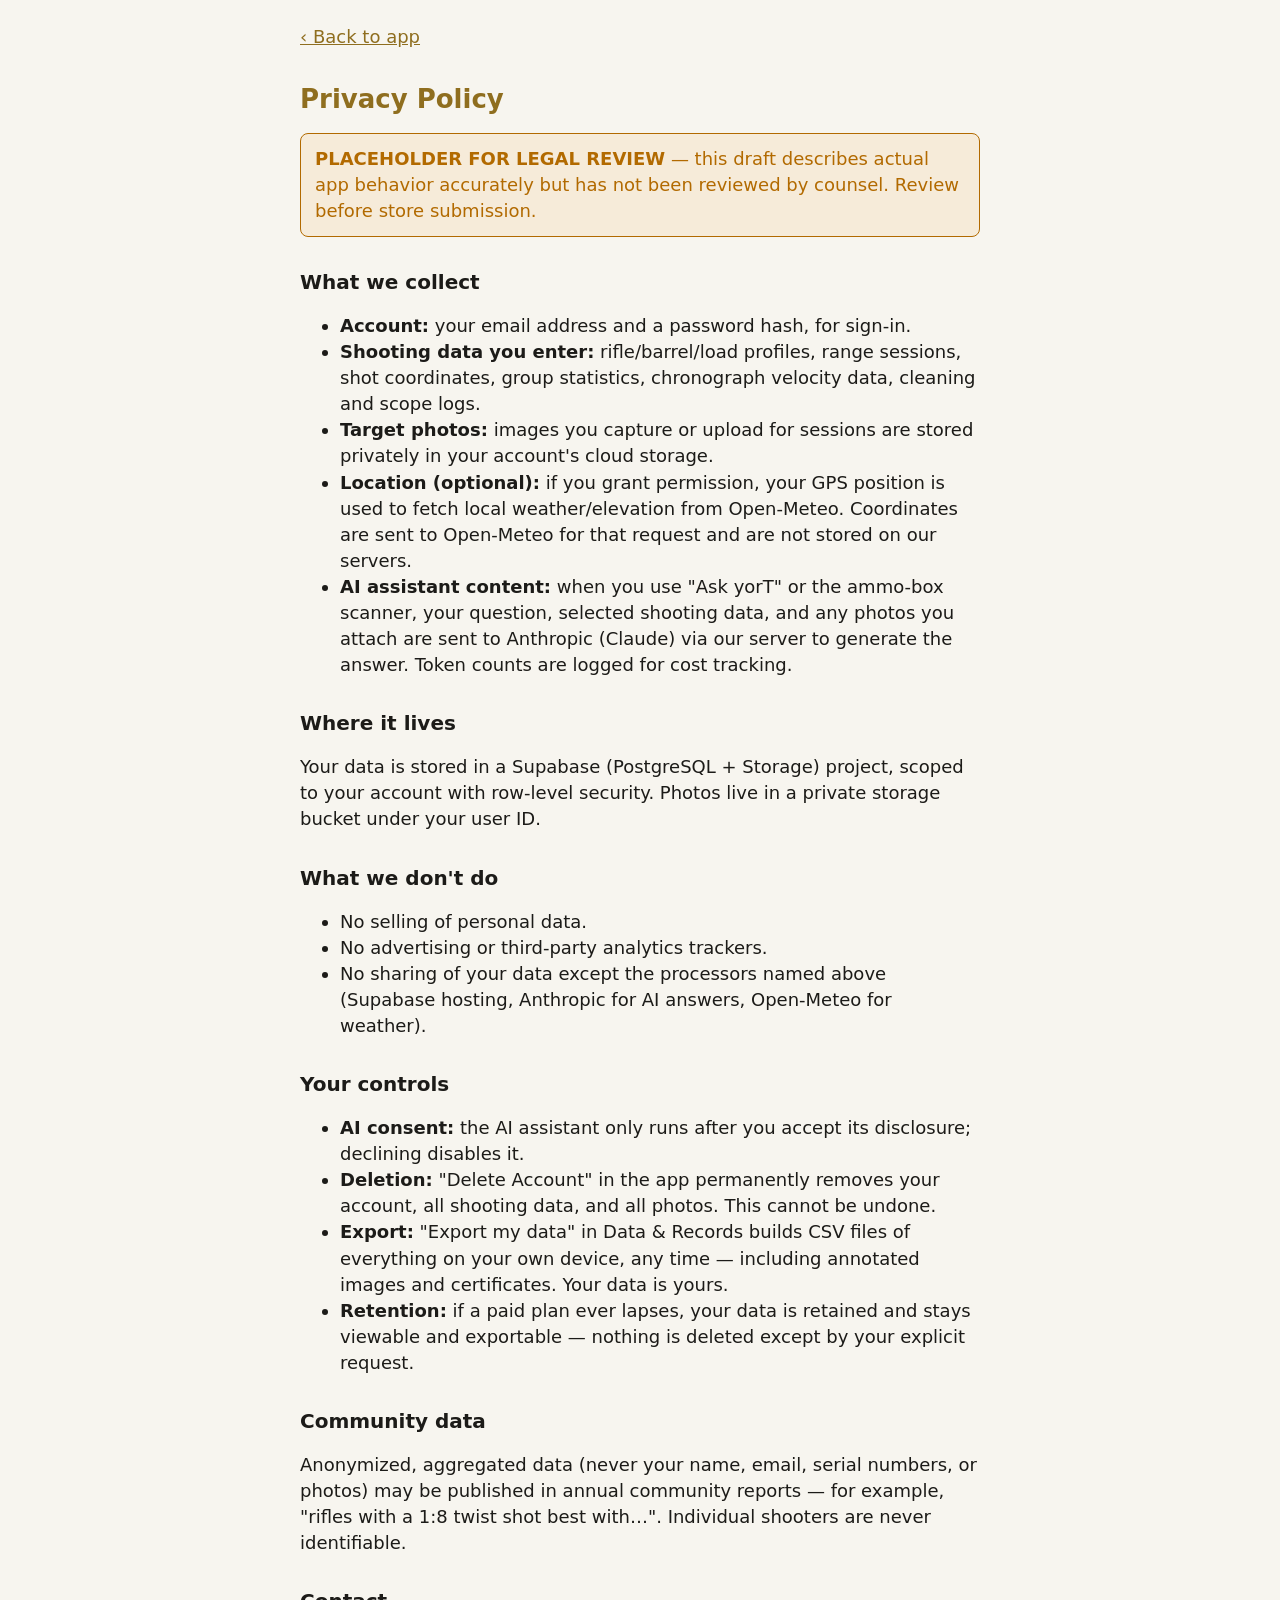
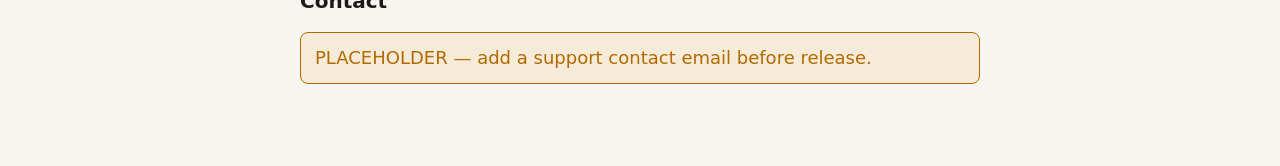
<file: privacy-policy.html>
<!DOCTYPE html>
<html lang="en">
<head>
    <meta charset="UTF-8">
    <meta name="viewport" content="width=device-width, initial-scale=1.0">
    <title>Privacy Policy — Proven</title>
    <link rel="stylesheet" href="css/tokens.css">
    <style>
        body { background: var(--surface-background); color: var(--text-primary); font: var(--type-body); max-width: 680px; margin: 0 auto; padding: 24px 16px 64px; }
        h1 { font: var(--type-title); color: var(--brand-gold-strong); }
        h2 { font: var(--type-heading); margin-top: 32px; }
        a { color: var(--brand-gold-strong); }
        .placeholder { background: var(--status-caution-subtle); border: 1px solid var(--status-caution); color: var(--status-caution); padding: 12px 14px; border-radius: var(--radius-sm); }
        .back { display: inline-block; margin-bottom: 16px; }
    </style>
</head>
<body>
    <a class="back" href="./index.html">&lsaquo; Back to app</a>
    <h1>Privacy Policy</h1>
    <p class="placeholder"><strong>PLACEHOLDER FOR LEGAL REVIEW</strong> — this draft describes actual app behavior accurately but has not been reviewed by counsel. Review before store submission.</p>

    <h2>What we collect</h2>
    <ul>
        <li><strong>Account:</strong> your email address and a password hash, for sign-in.</li>
        <li><strong>Shooting data you enter:</strong> rifle/barrel/load profiles, range sessions, shot coordinates, group statistics, chronograph velocity data, cleaning and scope logs.</li>
        <li><strong>Target photos:</strong> images you capture or upload for sessions are stored privately in your account's cloud storage.</li>
        <li><strong>Location (optional):</strong> if you grant permission, your GPS position is used to fetch local weather/elevation from Open-Meteo. Coordinates are sent to Open-Meteo for that request and are not stored on our servers.</li>
        <li><strong>AI assistant content:</strong> when you use "Ask yorT" or the ammo-box scanner, your question, selected shooting data, and any photos you attach are sent to Anthropic (Claude) via our server to generate the answer. Token counts are logged for cost tracking.</li>
    </ul>

    <h2>Where it lives</h2>
    <p>Your data is stored in a Supabase (PostgreSQL + Storage) project, scoped to your account with row-level security. Photos live in a private storage bucket under your user ID.</p>

    <h2>What we don't do</h2>
    <ul>
        <li>No selling of personal data.</li>
        <li>No advertising or third-party analytics trackers.</li>
        <li>No sharing of your data except the processors named above (Supabase hosting, Anthropic for AI answers, Open-Meteo for weather).</li>
    </ul>

    <h2>Your controls</h2>
    <ul>
        <li><strong>AI consent:</strong> the AI assistant only runs after you accept its disclosure; declining disables it.</li>
        <li><strong>Deletion:</strong> "Delete Account" in the app permanently removes your account, all shooting data, and all photos. This cannot be undone.</li>
        <li><strong>Export:</strong> "Export my data" in Data &amp; Records builds CSV files of everything on your own device, any time — including annotated images and certificates. Your data is yours.</li>
        <li><strong>Retention:</strong> if a paid plan ever lapses, your data is retained and stays viewable and exportable — nothing is deleted except by your explicit request.</li>
    </ul>

    <h2>Community data</h2>
    <p>Anonymized, aggregated data (never your name, email, serial numbers, or photos) may be published in annual community reports — for example, "rifles with a 1:8 twist shot best with…". Individual shooters are never identifiable.</p>

    <h2>Contact</h2>
    <p class="placeholder">PLACEHOLDER — add a support contact email before release.</p>
</body>
</html>
</file>
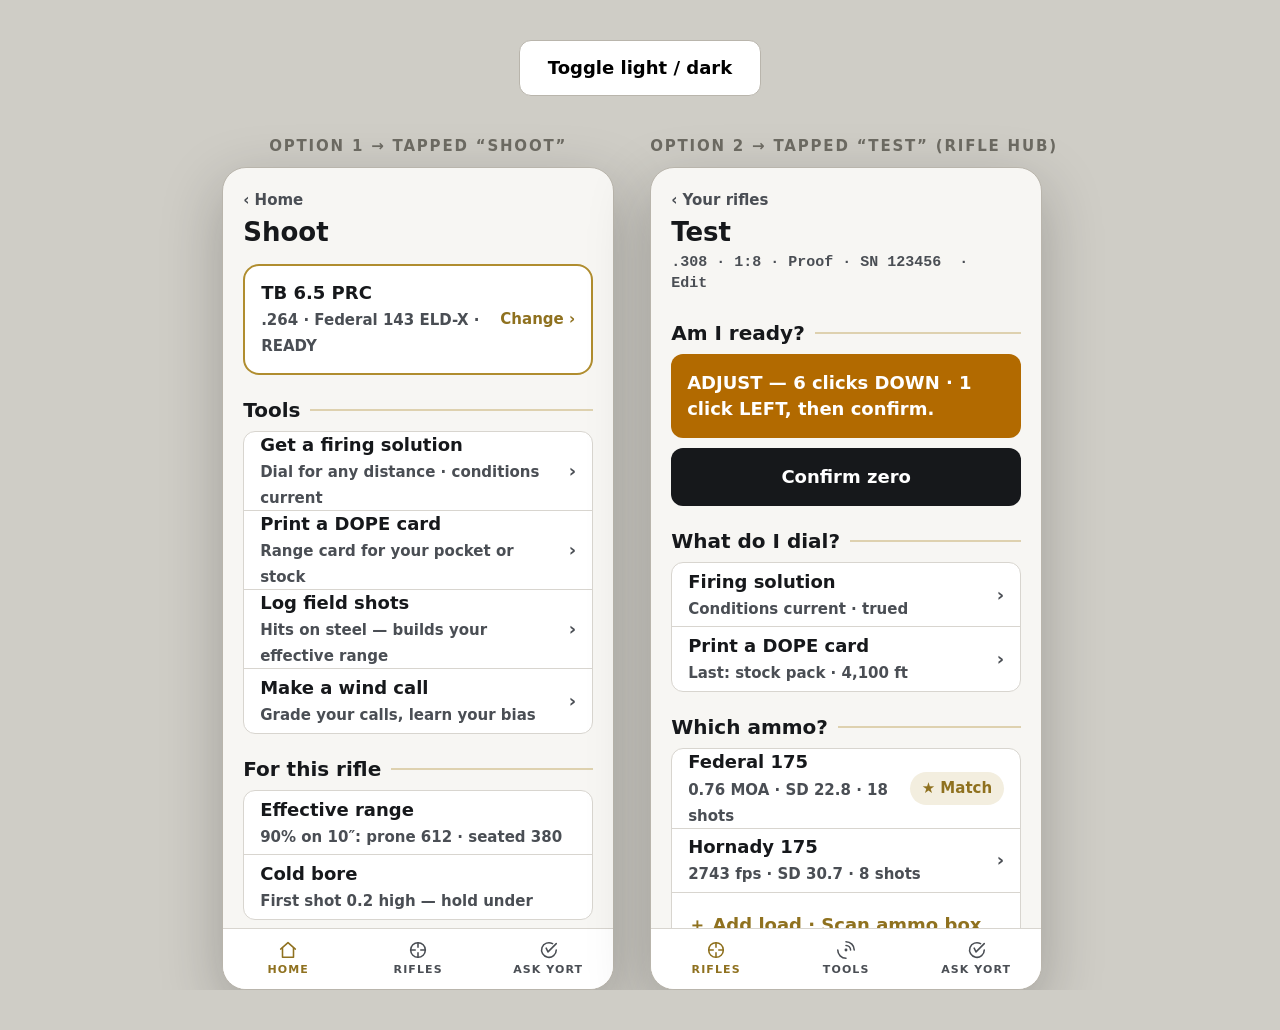
<file: docs/mockups/proven-click-two.html>
<!DOCTYPE html>
<html lang="en" data-theme="light">
<head>
<meta charset="UTF-8">
<meta name="viewport" content="width=device-width, initial-scale=1.0">
<title>PROVEN — One click deeper</title>
<style>
:root, [data-theme="light"]{
  --surface-background:#F7F6F3;--surface-card:#FFFFFF;
  --text-primary:#16181B;--text-secondary:#4A4E54;--text-onbrand:#FFFFFF;
  --border-default:#D8D5CF;--border-strong:#B9B5AC;
  --brand-primary:#16181B;--brand-gold:#B08D2F;--brand-gold-strong:#8F711F;--brand-subtle:#F3EEDF;
  --status-ready:#2E7D32;--status-ready-subtle:#E3F0E4;
  --status-caution:#B26A00;--status-caution-subtle:#F6EBD9;--status-caution-on:#FFFFFF;
  --status-problem:#C62828;--status-problem-subtle:#F8E2E2;
  --dial-track:#E7E4DD;
}
[data-theme="dark"]{
  --surface-background:#0D0F12;--surface-card:#171A1F;
  --text-primary:#EDEEF0;--text-secondary:#AAB1B9;--text-onbrand:#171105;
  --border-default:#272D35;--border-strong:#3B434D;
  --brand-primary:#C9A24B;--brand-gold:#C9A24B;--brand-gold-strong:#D9B564;--brand-subtle:#2A2415;
  --status-ready:#57B87A;--status-ready-subtle:#1C2B21;
  --status-caution:#E0A63C;--status-caution-subtle:#2F2715;--status-caution-on:#201705;
  --status-problem:#E36A5C;--status-problem-subtle:#331D1A;
  --dial-track:#262C34;
}
:root{
  --font-ui:-apple-system,'Segoe UI',Roboto,system-ui,sans-serif;
  --font-mono:ui-monospace,'Cascadia Mono',Consolas,monospace;
  --type-title:700 26px/1.2 var(--font-ui);
  --type-heading:600 20px/1.3 var(--font-ui);
  --type-body:400 18px/1.45 var(--font-ui);
  --type-body-strong:600 18px/1.45 var(--font-ui);
  --type-label:600 15px/1.4 var(--font-ui);
  --type-mono-big:700 32px/1.1 var(--font-mono);
  --edge:20px;--radius-md:12px;--radius-lg:16px;
  --tap-min:52px;--tap-primary:58px;--row-min:64px;
}
*{margin:0;padding:0;box-sizing:border-box;-webkit-font-smoothing:antialiased}
body{background:#CFCDC6;font:var(--type-body);color:var(--text-primary);padding:40px 24px}
.stage{display:flex;gap:36px;justify-content:center;align-items:flex-start;overflow-x:auto}
.frame{width:392px;flex:0 0 392px;background:var(--surface-background);border:1px solid var(--border-strong);border-radius:24px;overflow:hidden;box-shadow:0 20px 60px rgba(20,20,18,.25);display:flex;flex-direction:column}
.screen{height:760px;overflow-y:auto;scrollbar-width:none}
.screen::-webkit-scrollbar{display:none}
.frame-label{text-align:center;font:var(--type-label);color:#6B6961;margin:12px 0 10px;letter-spacing:.12em;text-transform:uppercase}
.toolbar{max-width:900px;margin:0 auto 28px;display:flex;justify-content:center}
.theme-btn{font:var(--type-body-strong);padding:14px 28px;border-radius:12px;border:1px solid var(--border-strong);background:#fff;cursor:pointer}

.pagehead{padding:22px var(--edge) 4px}
.backline{font:var(--type-label);color:var(--text-secondary);margin-bottom:6px}
.pagetitle{font:var(--type-title)}
.pagesub{font:var(--type-label);color:var(--text-secondary);margin-top:4px}
.section-head{font:var(--type-heading);padding:22px var(--edge) 8px;display:flex;align-items:center;gap:10px}
.section-head::after{content:'';flex:1;height:2px;background:var(--brand-gold);opacity:.35}
.card{background:var(--surface-card);border:1px solid var(--border-default);border-radius:var(--radius-md);margin:0 var(--edge)}
.rowlink{display:flex;align-items:center;min-height:var(--row-min);padding:0 16px;border-bottom:1px solid var(--border-default);gap:12px}
.rowlink:last-child{border-bottom:none}
.rowlink .txt{flex:1}
.rowlink .txt b{font:var(--type-body-strong);display:block}
.rowlink .txt span{font:var(--type-label);color:var(--text-secondary)}
.chev{color:var(--text-secondary);font:var(--type-body-strong)}
.chip{font:var(--type-label);padding:6px 12px;border-radius:999px}
.chip-ready{background:var(--status-ready-subtle);color:var(--status-ready)}
.chip-gold{background:var(--brand-subtle);color:var(--brand-gold-strong)}
.banner{display:flex;gap:12px;border-radius:var(--radius-md);padding:16px;font:var(--type-body-strong);background:var(--status-caution);color:var(--status-caution-on);margin:0 var(--edge)}
.btn{display:flex;align-items:center;justify-content:center;gap:10px;min-height:var(--tap-primary);border-radius:var(--radius-md);font:var(--type-body-strong);background:var(--brand-primary);color:var(--text-onbrand);width:calc(100% - 2*var(--edge));margin:10px var(--edge) 0;border:none}
.mono{font-family:var(--font-mono)}
.stat{flex:1;text-align:center;padding:16px 0;border-right:1px solid var(--border-default)}
.stat:last-child{border-right:none}
.stat b{font:var(--type-mono-big);display:block}
.stat span{font:var(--type-label);color:var(--text-secondary)}
.seg{display:flex;background:var(--surface-background);border:1px solid var(--border-default);border-radius:12px;padding:3px;margin:14px 16px}
.seg button{flex:1;min-height:46px;border:none;border-radius:9px;background:none;font:var(--type-body-strong);color:var(--text-secondary)}
.seg button.on{background:var(--surface-card);color:var(--text-primary);border:1px solid var(--border-default)}
.riflepick{display:flex;align-items:center;gap:12px;background:var(--surface-card);border:2px solid var(--brand-gold);border-radius:var(--radius-lg);margin:12px var(--edge) 0;padding:14px 16px}
.riflepick .txt{flex:1}
.riflepick .txt b{font:var(--type-body-strong);display:block}
.riflepick .txt span{font:var(--type-label);color:var(--text-secondary)}
.riflepick .change{font:var(--type-label);color:var(--brand-gold-strong)}
.tabbar{display:flex;border-top:1px solid var(--border-default);background:var(--surface-card)}
.tab{flex:1;display:flex;flex-direction:column;align-items:center;gap:3px;padding:10px 0 14px;color:var(--text-secondary);font:600 11px/1 var(--font-ui);letter-spacing:.1em;text-transform:uppercase}
.tab.active{color:var(--brand-gold-strong)}
.tab svg{width:22px;height:22px;stroke:currentColor;fill:none;stroke-width:1.7;stroke-linecap:round;stroke-linejoin:round}
</style>
</head>
<body>

<div class="toolbar"><button class="theme-btn" onclick="document.documentElement.dataset.theme=document.documentElement.dataset.theme==='light'?'dark':'light'">Toggle light / dark</button></div>

<div class="stage">

<!-- ========= OPTION 1, CLICK 2: "SHOOT" ========= -->
<div>
<div class="frame-label">Option 1 → tapped “Shoot”</div>
<div class="frame">
<div class="screen">
  <div class="pagehead">
    <div class="backline">‹ Home</div>
    <div class="pagetitle">Shoot</div>
  </div>

  <div class="riflepick">
    <div class="txt"><b>TB 6.5 PRC</b><span>.264 · Federal 143 ELD-X · READY</span></div>
    <span class="change">Change ›</span>
  </div>

  <div class="section-head">Tools</div>
  <div class="card">
    <div class="rowlink"><div class="txt"><b>Get a firing solution</b><span>Dial for any distance · conditions current</span></div><span class="chev">›</span></div>
    <div class="rowlink"><div class="txt"><b>Print a DOPE card</b><span>Range card for your pocket or stock</span></div><span class="chev">›</span></div>
    <div class="rowlink"><div class="txt"><b>Log field shots</b><span>Hits on steel — builds your effective range</span></div><span class="chev">›</span></div>
    <div class="rowlink"><div class="txt"><b>Make a wind call</b><span>Grade your calls, learn your bias</span></div><span class="chev">›</span></div>
  </div>

  <div class="section-head">For this rifle</div>
  <div class="card">
    <div class="rowlink"><div class="txt"><b>Effective range</b><span class="mono">90% on 10″: prone 612 · seated 380</span></div></div>
    <div class="rowlink"><div class="txt"><b>Cold bore</b><span class="mono">First shot 0.2 high — hold under</span></div></div>
  </div>
</div>
<div class="tabbar">
  <div class="tab active"><svg viewBox="0 0 24 24"><path d="M4 11l8-7 8 7"/><path d="M6 10v10h12V10"/></svg>Home</div>
  <div class="tab"><svg viewBox="0 0 24 24"><circle cx="12" cy="12" r="8"/><line x1="12" y1="4" x2="12" y2="9"/><line x1="12" y1="15" x2="12" y2="20"/><line x1="4" y1="12" x2="9" y2="12"/><line x1="15" y1="12" x2="20" y2="12"/></svg>Rifles</div>
  <div class="tab"><svg viewBox="0 0 24 24"><path d="M21 12a8 8 0 1 1-4-6.9"/><path d="M21 5l-9 9-2-4"/></svg>Ask yorT</div>
</div>
</div>
</div>

<!-- ========= OPTION 2, CLICK 2: RIFLE HUB ========= -->
<div>
<div class="frame-label">Option 2 → tapped “Test” (Rifle Hub)</div>
<div class="frame">
<div class="screen">
  <div class="pagehead">
    <div class="backline">‹ Your rifles</div>
    <div class="pagetitle">Test</div>
    <div class="pagesub mono">.308 · 1:8 · Proof · SN 123456 &nbsp;·&nbsp; Edit</div>
  </div>

  <div class="section-head">Am I ready?</div>
  <div class="banner">ADJUST — 6 clicks DOWN · 1 click LEFT, then confirm.</div>
  <button class="btn">Confirm zero</button>

  <div class="section-head">What do I dial?</div>
  <div class="card">
    <div class="rowlink"><div class="txt"><b>Firing solution</b><span>Conditions current · trued</span></div><span class="chev">›</span></div>
    <div class="rowlink"><div class="txt"><b>Print a DOPE card</b><span>Last: stock pack · 4,100 ft</span></div><span class="chev">›</span></div>
  </div>

  <div class="section-head">Which ammo?</div>
  <div class="card">
    <div class="rowlink"><div class="txt"><b>Federal 175</b><span class="mono">0.76 MOA · SD 22.8 · 18 shots</span></div><span class="chip chip-gold">★ Match</span></div>
    <div class="rowlink"><div class="txt"><b>Hornady 175</b><span class="mono">2743 fps · SD 30.7 · 8 shots</span></div><span class="chev">›</span></div>
    <div class="rowlink"><div class="txt"><b style="color:var(--brand-gold-strong)">＋ Add load · Scan ammo box</b></div></div>
  </div>

  <div class="section-head">Is my equipment honest?</div>
  <div class="card">
    <div class="seg"><button class="on">Bare</button><button>Suppressed</button></div>
    <div class="rowlink"><div class="txt"><b>Scope tracking</b><span>Clicks 4.2% small — auto-corrected · 7/16</span></div><span class="chip chip-ready">Corrected</span></div>
  </div>

  <div class="section-head">Am I getting better?</div>
  <div class="card"><div style="display:flex">
    <div class="stat"><b>26</b><span>Rounds</span></div>
    <div class="stat"><b>0.76</b><span>Best MOA</span></div>
    <div class="stat"><b>540</b><span>90% yd</span></div>
  </div></div>

  <div class="section-head">Records &amp; proof</div>
  <div class="card">
    <div class="rowlink"><div class="txt"><b>Session history</b><span>14 sessions</span></div><span class="chev">›</span></div>
    <div class="rowlink"><div class="txt"><b>Logs</b><span>Cleaning · scope adjustments · cold bore</span></div><span class="chev">›</span></div>
    <div class="rowlink"><div class="txt"><b>Performance report &amp; certificate</b><span>Proven by Workhorse</span></div><span class="chev">›</span></div>
  </div>
  <div style="height:20px"></div>
</div>
<div class="tabbar">
  <div class="tab active"><svg viewBox="0 0 24 24"><circle cx="12" cy="12" r="8"/><line x1="12" y1="4" x2="12" y2="9"/><line x1="12" y1="15" x2="12" y2="20"/><line x1="4" y1="12" x2="9" y2="12"/><line x1="15" y1="12" x2="20" y2="12"/></svg>Rifles</div>
  <div class="tab"><svg viewBox="0 0 24 24"><path d="M12 3a9 9 0 0 1 9 9"/><path d="M12 7a5 5 0 0 1 5 5"/><circle cx="12" cy="12" r="1.6" fill="currentColor" stroke="none"/><path d="M3 12a9 9 0 0 0 9 9"/></svg>Tools</div>
  <div class="tab"><svg viewBox="0 0 24 24"><path d="M21 12a8 8 0 1 1-4-6.9"/><path d="M21 5l-9 9-2-4"/></svg>Ask yorT</div>
</div>
</div>
</div>

</div>
</body>
</html>
</file>
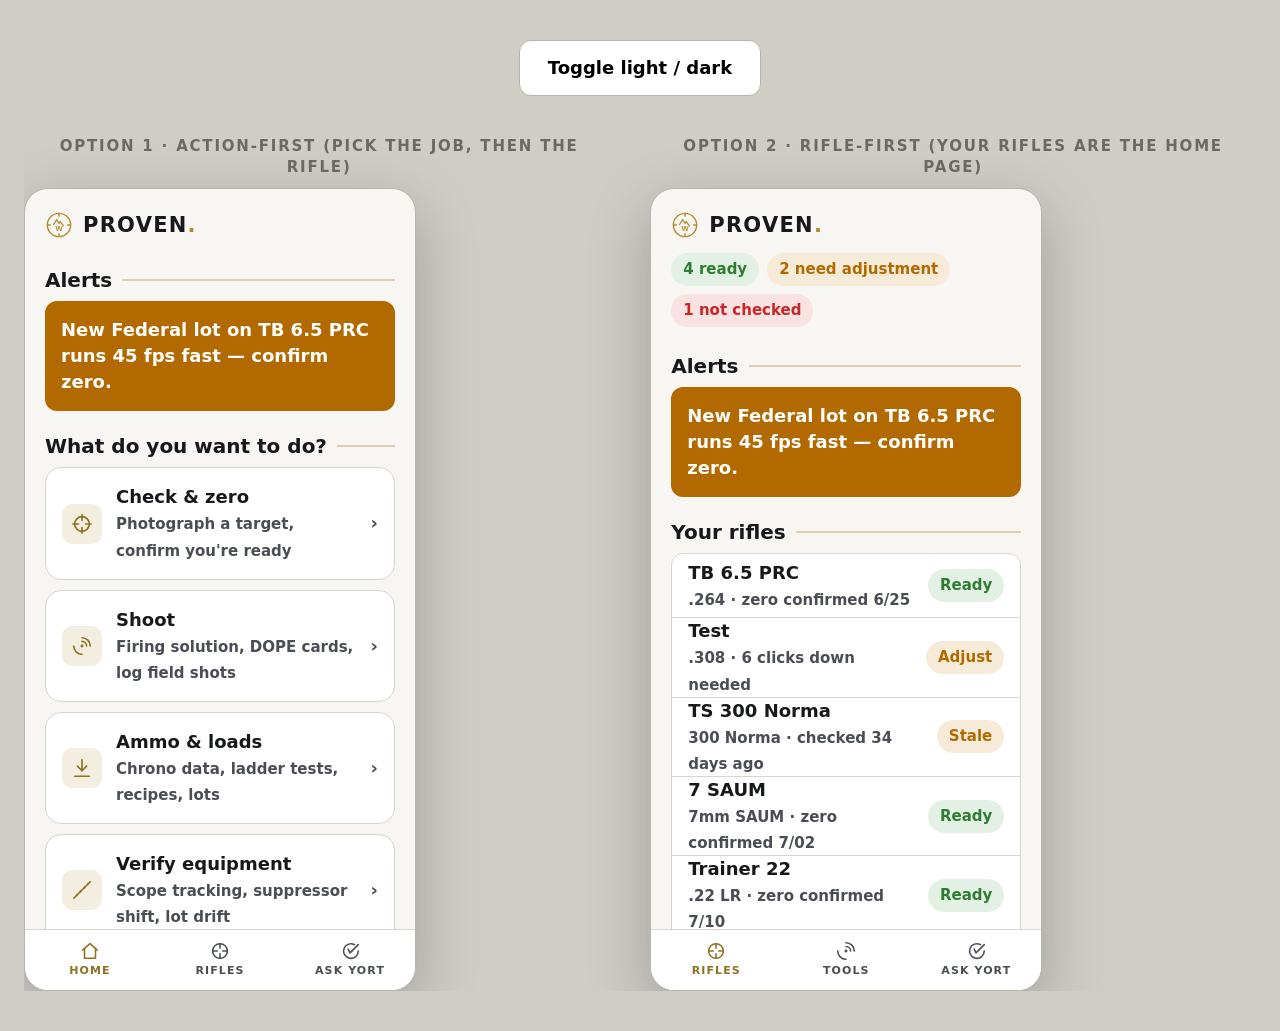
<file: docs/mockups/proven-home-two-options.html>
<!DOCTYPE html>
<html lang="en" data-theme="light">
<head>
<meta charset="UTF-8">
<meta name="viewport" content="width=device-width, initial-scale=1.0">
<title>PROVEN — Home: two concepts</title>
<style>
:root, [data-theme="light"]{
  --surface-background:#F7F6F3;--surface-card:#FFFFFF;
  --text-primary:#16181B;--text-secondary:#4A4E54;--text-onbrand:#FFFFFF;
  --border-default:#D8D5CF;--border-strong:#B9B5AC;
  --brand-primary:#16181B;--brand-gold:#B08D2F;--brand-gold-strong:#8F711F;--brand-subtle:#F3EEDF;
  --status-ready:#2E7D32;--status-ready-subtle:#E3F0E4;
  --status-caution:#B26A00;--status-caution-subtle:#F6EBD9;--status-caution-on:#FFFFFF;
  --status-problem:#C62828;--status-problem-subtle:#F8E2E2;
  --dial-track:#E7E4DD;
}
[data-theme="dark"]{
  --surface-background:#0D0F12;--surface-card:#171A1F;
  --text-primary:#EDEEF0;--text-secondary:#AAB1B9;--text-onbrand:#171105;
  --border-default:#272D35;--border-strong:#3B434D;
  --brand-primary:#C9A24B;--brand-gold:#C9A24B;--brand-gold-strong:#D9B564;--brand-subtle:#2A2415;
  --status-ready:#57B87A;--status-ready-subtle:#1C2B21;
  --status-caution:#E0A63C;--status-caution-subtle:#2F2715;--status-caution-on:#201705;
  --status-problem:#E36A5C;--status-problem-subtle:#331D1A;
  --dial-track:#262C34;
}
:root{
  --font-ui:-apple-system,'Segoe UI',Roboto,system-ui,sans-serif;
  --font-mono:ui-monospace,'Cascadia Mono',Consolas,monospace;
  --type-title:700 26px/1.2 var(--font-ui);
  --type-heading:600 20px/1.3 var(--font-ui);
  --type-body:400 18px/1.45 var(--font-ui);
  --type-body-strong:600 18px/1.45 var(--font-ui);
  --type-label:600 15px/1.4 var(--font-ui);
  --edge:20px;--radius-md:12px;--radius-lg:16px;
  --tap-min:52px;--tap-primary:58px;--row-min:64px;
}
*{margin:0;padding:0;box-sizing:border-box;-webkit-font-smoothing:antialiased}
body{background:#CFCDC6;font:var(--type-body);color:var(--text-primary);padding:40px 24px}
.stage{display:flex;gap:36px;justify-content:center;align-items:flex-start;overflow-x:auto}
.frame{width:392px;flex:0 0 392px;background:var(--surface-background);border:1px solid var(--border-strong);border-radius:24px;overflow:hidden;box-shadow:0 20px 60px rgba(20,20,18,.25);display:flex;flex-direction:column}
.screen{height:740px;overflow-y:auto;scrollbar-width:none}
.screen::-webkit-scrollbar{display:none}
.frame-label{text-align:center;font:var(--type-label);color:#6B6961;margin:12px 0 10px;letter-spacing:.12em;text-transform:uppercase}
.toolbar{max-width:900px;margin:0 auto 28px;display:flex;justify-content:center}
.theme-btn{font:var(--type-body-strong);padding:14px 28px;border-radius:12px;border:1px solid var(--border-strong);background:#fff;cursor:pointer}

.brandbar{display:flex;align-items:center;gap:10px;padding:22px var(--edge) 6px}
.mark{width:28px;height:28px;color:var(--brand-gold)}
.mark svg{width:100%;height:100%;stroke:currentColor;fill:none}
.name{font:700 21px/1 var(--font-ui);letter-spacing:.06em}
.name i{font-style:normal;color:var(--brand-gold)}

.section-head{font:var(--type-heading);padding:22px var(--edge) 8px;display:flex;align-items:center;gap:10px}
.section-head::after{content:'';flex:1;height:2px;background:var(--brand-gold);opacity:.35}
.card{background:var(--surface-card);border:1px solid var(--border-default);border-radius:var(--radius-md);margin:0 var(--edge)}
.rowlink{display:flex;align-items:center;min-height:var(--row-min);padding:0 16px;border-bottom:1px solid var(--border-default);gap:12px}
.rowlink:last-child{border-bottom:none}
.rowlink .txt{flex:1}
.rowlink .txt b{font:var(--type-body-strong);display:block}
.rowlink .txt span{font:var(--type-label);color:var(--text-secondary)}
.chev{color:var(--text-secondary);font:var(--type-body-strong)}
.chip{font:var(--type-label);padding:6px 12px;border-radius:999px}
.chip-ready{background:var(--status-ready-subtle);color:var(--status-ready)}
.chip-caution{background:var(--status-caution-subtle);color:var(--status-caution)}
.chip-problem{background:var(--status-problem-subtle);color:var(--status-problem)}
.banner{display:flex;gap:12px;border-radius:var(--radius-md);padding:16px;font:var(--type-body-strong);background:var(--status-caution);color:var(--status-caution-on);margin:0 var(--edge)}

.cat{display:flex;align-items:center;gap:14px;background:var(--surface-card);border:1px solid var(--border-default);border-radius:var(--radius-lg);margin:0 var(--edge) 10px;padding:16px;min-height:76px}
.cat .ic{width:40px;height:40px;flex:0 0 40px;border-radius:10px;background:var(--brand-subtle);display:flex;align-items:center;justify-content:center;color:var(--brand-gold-strong)}
.cat .ic svg{width:22px;height:22px;stroke:currentColor;fill:none;stroke-width:1.8;stroke-linecap:round;stroke-linejoin:round}
.cat .txt{flex:1}
.cat .txt b{font:var(--type-body-strong);display:block}
.cat .txt span{font:var(--type-label);color:var(--text-secondary)}

.fleetline{display:flex;gap:8px;padding:8px var(--edge) 4px;flex-wrap:wrap}

.tabbar{display:flex;border-top:1px solid var(--border-default);background:var(--surface-card)}
.tab{flex:1;display:flex;flex-direction:column;align-items:center;gap:3px;padding:10px 0 14px;color:var(--text-secondary);font:600 11px/1 var(--font-ui);letter-spacing:.1em;text-transform:uppercase}
.tab.active{color:var(--brand-gold-strong)}
.tab svg{width:22px;height:22px;stroke:currentColor;fill:none;stroke-width:1.7;stroke-linecap:round;stroke-linejoin:round}
</style>
</head>
<body>

<div class="toolbar"><button class="theme-btn" onclick="document.documentElement.dataset.theme=document.documentElement.dataset.theme==='light'?'dark':'light'">Toggle light / dark</button></div>

<div class="stage">

<!-- ============ OPTION 1: ACTION-FIRST ============ -->
<div>
<div class="frame-label">Option 1 · Action-first (pick the job, then the rifle)</div>
<div class="frame">
<div class="screen">
  <div class="brandbar">
    <div class="mark"><svg viewBox="0 0 48 48" stroke-width="2.4"><circle cx="24" cy="24" r="20"/><line x1="24" y1="4" x2="24" y2="10"/><line x1="24" y1="38" x2="24" y2="44"/><line x1="4" y1="24" x2="10" y2="24"/><line x1="38" y1="24" x2="44" y2="24"/><path d="M14 24l6-9 4 6 2-3 6 8" stroke-width="2.2"/><text x="24" y="34" text-anchor="middle" font-family="Arial Black,Arial" font-size="13" font-weight="900" fill="currentColor" stroke="none">W</text></svg></div>
    <div class="name">PROVEN<i>.</i></div>
  </div>

  <div class="section-head">Alerts</div>
  <div class="banner">New Federal lot on TB 6.5 PRC runs 45 fps fast — confirm zero.</div>

  <div class="section-head">What do you want to do?</div>

  <div class="cat">
    <div class="ic"><svg viewBox="0 0 24 24"><circle cx="12" cy="12" r="8"/><line x1="12" y1="2" x2="12" y2="8"/><line x1="12" y1="16" x2="12" y2="22"/><line x1="2" y1="12" x2="8" y2="12"/><line x1="16" y1="12" x2="22" y2="12"/></svg></div>
    <div class="txt"><b>Check &amp; zero</b><span>Photograph a target, confirm you're ready</span></div>
    <span class="chev">›</span>
  </div>
  <div class="cat">
    <div class="ic"><svg viewBox="0 0 24 24"><path d="M12 3a9 9 0 0 1 9 9"/><path d="M12 7a5 5 0 0 1 5 5"/><circle cx="12" cy="12" r="1.6" fill="currentColor" stroke="none"/><path d="M3 12a9 9 0 0 0 9 9"/></svg></div>
    <div class="txt"><b>Shoot</b><span>Firing solution, DOPE cards, log field shots</span></div>
    <span class="chev">›</span>
  </div>
  <div class="cat">
    <div class="ic"><svg viewBox="0 0 24 24"><path d="M12 3v12"/><path d="M7 10l5 5 5-5"/><path d="M4 21h16"/></svg></div>
    <div class="txt"><b>Ammo &amp; loads</b><span>Chrono data, ladder tests, recipes, lots</span></div>
    <span class="chev">›</span>
  </div>
  <div class="cat">
    <div class="ic"><svg viewBox="0 0 24 24"><path d="M3 21L21 3"/><path d="M7 17l-1 1M11 13l-1 1M15 9l-1 1M19 5l-1 1"/></svg></div>
    <div class="txt"><b>Verify equipment</b><span>Scope tracking, suppressor shift, lot drift</span></div>
    <span class="chev">›</span>
  </div>
  <div class="cat">
    <div class="ic"><svg viewBox="0 0 24 24"><path d="M6 3h9l4 4v14H6z"/><path d="M15 3v4h4"/><circle cx="12" cy="13" r="3"/></svg></div>
    <div class="txt"><b>Records &amp; proof</b><span>History, reports, certificates</span></div>
    <span class="chev">›</span>
  </div>

  <div class="section-head">Recent</div>
  <div class="card">
    <div class="rowlink"><div class="txt"><b>Test · .308</b><span>Checked 7/16 · needs 6 clicks down</span></div><span class="chip chip-caution">Adjust</span></div>
  </div>
</div>
<div class="tabbar">
  <div class="tab active"><svg viewBox="0 0 24 24"><path d="M4 11l8-7 8 7"/><path d="M6 10v10h12V10"/></svg>Home</div>
  <div class="tab"><svg viewBox="0 0 24 24"><circle cx="12" cy="12" r="8"/><line x1="12" y1="4" x2="12" y2="9"/><line x1="12" y1="15" x2="12" y2="20"/><line x1="4" y1="12" x2="9" y2="12"/><line x1="15" y1="12" x2="20" y2="12"/></svg>Rifles</div>
  <div class="tab"><svg viewBox="0 0 24 24"><path d="M21 12a8 8 0 1 1-4-6.9"/><path d="M21 5l-9 9-2-4"/></svg>Ask yorT</div>
</div>
</div>
</div>

<!-- ============ OPTION 2: RIFLE-FIRST ============ -->
<div>
<div class="frame-label">Option 2 · Rifle-first (your rifles are the home page)</div>
<div class="frame">
<div class="screen">
  <div class="brandbar">
    <div class="mark"><svg viewBox="0 0 48 48" stroke-width="2.4"><circle cx="24" cy="24" r="20"/><line x1="24" y1="4" x2="24" y2="10"/><line x1="24" y1="38" x2="24" y2="44"/><line x1="4" y1="24" x2="10" y2="24"/><line x1="38" y1="24" x2="44" y2="24"/><path d="M14 24l6-9 4 6 2-3 6 8" stroke-width="2.2"/><text x="24" y="34" text-anchor="middle" font-family="Arial Black,Arial" font-size="13" font-weight="900" fill="currentColor" stroke="none">W</text></svg></div>
    <div class="name">PROVEN<i>.</i></div>
  </div>

  <div class="fleetline">
    <span class="chip chip-ready">4 ready</span>
    <span class="chip chip-caution">2 need adjustment</span>
    <span class="chip chip-problem">1 not checked</span>
  </div>

  <div class="section-head">Alerts</div>
  <div class="banner">New Federal lot on TB 6.5 PRC runs 45 fps fast — confirm zero.</div>

  <div class="section-head">Your rifles</div>
  <div class="card">
    <div class="rowlink"><div class="txt"><b>TB 6.5 PRC</b><span>.264 · zero confirmed 6/25</span></div><span class="chip chip-ready">Ready</span></div>
    <div class="rowlink"><div class="txt"><b>Test</b><span>.308 · 6 clicks down needed</span></div><span class="chip chip-caution">Adjust</span></div>
    <div class="rowlink"><div class="txt"><b>TS 300 Norma</b><span>300 Norma · checked 34 days ago</span></div><span class="chip chip-caution">Stale</span></div>
    <div class="rowlink"><div class="txt"><b>7 SAUM</b><span>7mm SAUM · zero confirmed 7/02</span></div><span class="chip chip-ready">Ready</span></div>
    <div class="rowlink"><div class="txt"><b>Trainer 22</b><span>.22 LR · zero confirmed 7/10</span></div><span class="chip chip-ready">Ready</span></div>
    <div class="rowlink"><div class="txt"><b>New build</b><span>6.5 CM · never checked</span></div><span class="chip chip-problem">Not checked</span></div>
  </div>

  <div style="display:flex;gap:10px;margin:16px var(--edge) 0">
    <div style="flex:1;min-height:52px;display:flex;align-items:center;justify-content:center;background:var(--brand-primary);color:var(--text-onbrand);border-radius:12px;font:var(--type-body-strong)">Add rifle</div>
    <div style="flex:1;min-height:52px;display:flex;align-items:center;justify-content:center;background:var(--surface-card);border:1px solid var(--border-default);border-radius:12px;font:var(--type-body-strong)">Scan certificate</div>
  </div>
</div>
<div class="tabbar">
  <div class="tab active"><svg viewBox="0 0 24 24"><circle cx="12" cy="12" r="8"/><line x1="12" y1="4" x2="12" y2="9"/><line x1="12" y1="15" x2="12" y2="20"/><line x1="4" y1="12" x2="9" y2="12"/><line x1="15" y1="12" x2="20" y2="12"/></svg>Rifles</div>
  <div class="tab"><svg viewBox="0 0 24 24"><path d="M12 3a9 9 0 0 1 9 9"/><path d="M12 7a5 5 0 0 1 5 5"/><circle cx="12" cy="12" r="1.6" fill="currentColor" stroke="none"/><path d="M3 12a9 9 0 0 0 9 9"/></svg>Tools</div>
  <div class="tab"><svg viewBox="0 0 24 24"><path d="M21 12a8 8 0 1 1-4-6.9"/><path d="M21 5l-9 9-2-4"/></svg>Ask yorT</div>
</div>
</div>
</div>

</div>
</body>
</html>
</file>
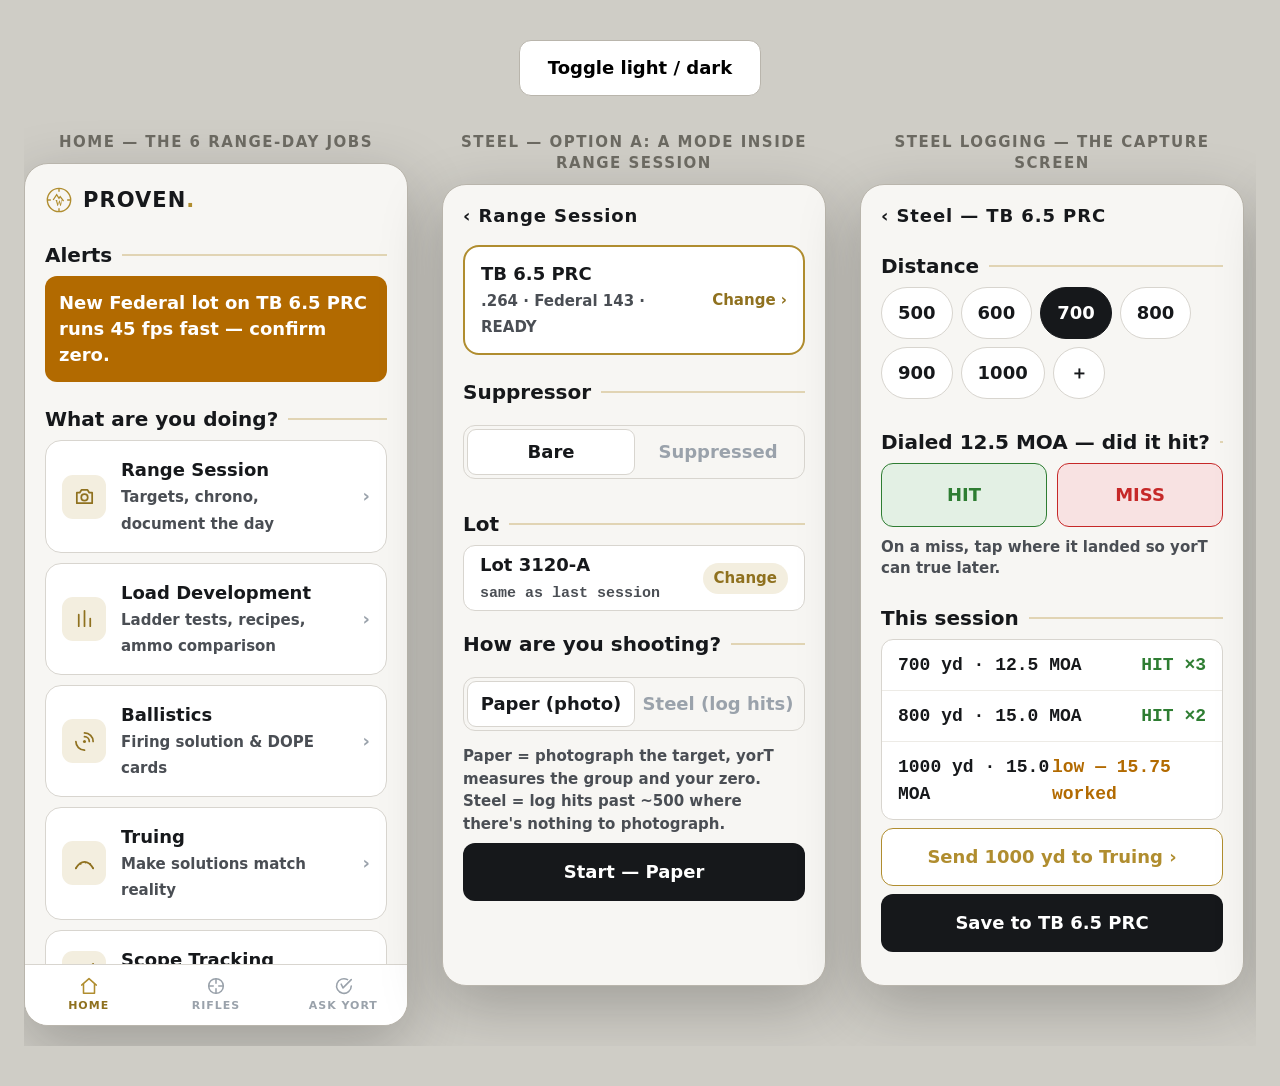
<file: docs/mockups/proven-rangeday-reorg.html>
<!DOCTYPE html>
<html lang="en" data-theme="light">
<head>
<meta charset="UTF-8">
<meta name="viewport" content="width=device-width, initial-scale=1.0">
<title>PROVEN — Range-day reorg</title>
<style>
:root, [data-theme="light"]{
  --bg:#F7F6F3;--card:#FFFFFF;--ink:#16181B;--ink2:#4A4E54;--ink3:#9AA2AB;
  --line:#D8D5CF;--line2:#EDEBE6;--gold:#B08D2F;--goldS:#8F711F;--subtle:#F3EEDF;
  --primary:#16181B;--onprimary:#FFFFFF;
  --ready:#2E7D32;--readyBg:#E3F0E4;--caution:#B26A00;--cautionBg:#F6EBD9;--cautionOn:#fff;--prob:#C62828;--probBg:#F8E2E2;
  --track:#E7E4DD;
}
[data-theme="dark"]{
  --bg:#0D0F12;--card:#171A1F;--ink:#EDEEF0;--ink2:#AAB1B9;--ink3:#6A727B;
  --line:#272D35;--line2:#20252c;--gold:#C9A24B;--goldS:#D9B564;--subtle:#2A2415;
  --primary:#C9A24B;--onprimary:#171105;
  --ready:#57B87A;--readyBg:#1C2B21;--caution:#E0A63C;--cautionBg:#2F2715;--cautionOn:#201705;--prob:#E36A5C;--probBg:#331D1A;
  --track:#262C34;
}
:root{
  --f:-apple-system,'Segoe UI',Roboto,system-ui,sans-serif;
  --m:ui-monospace,'Cascadia Mono',Consolas,monospace;
  --title:700 26px/1.2 var(--f);--head:600 20px/1.3 var(--f);--body:400 18px/1.45 var(--f);
  --bodyB:600 18px/1.45 var(--f);--label:600 15px/1.4 var(--f);--mbig:700 30px/1.05 var(--m);
  --edge:20px;--r:12px;--rl:16px;--tap:52px;--tapP:58px;--row:64px;
}
*{margin:0;padding:0;box-sizing:border-box;-webkit-font-smoothing:antialiased}
body{background:#CFCDC6;font:var(--body);color:var(--ink);padding:40px 24px}
.stage{display:flex;gap:34px;align-items:flex-start;overflow-x:auto;padding-bottom:20px}
.frame{width:384px;flex:0 0 384px;background:var(--bg);border:1px solid #B9B5AC;border-radius:24px;overflow:hidden;box-shadow:0 20px 60px rgba(20,20,18,.25);display:flex;flex-direction:column}
.screen{height:800px;overflow-y:auto;scrollbar-width:none}
.screen::-webkit-scrollbar{display:none}
.flabel{text-align:center;font:var(--label);color:#6B6961;margin:12px 0 10px;letter-spacing:.1em;text-transform:uppercase}
.toolbar{max-width:1100px;margin:0 auto 24px;display:flex;justify-content:center}
.tbtn{font:var(--bodyB);padding:14px 28px;border-radius:12px;border:1px solid #B9B5AC;background:#fff;cursor:pointer}

.brand{display:flex;align-items:center;gap:10px;padding:22px var(--edge) 8px}
.mark{width:28px;height:28px;color:var(--gold)}.mark svg{width:100%;height:100%;stroke:currentColor;fill:none}
.wm{font:700 21px/1 var(--f);letter-spacing:.05em}.wm i{font-style:normal;color:var(--gold)}
.sub{font:var(--label);color:var(--ink3);padding:0 var(--edge) 6px}
.sec{font:var(--head);padding:20px var(--edge) 8px;display:flex;align-items:center;gap:10px}
.sec::after{content:'';flex:1;height:2px;background:var(--gold);opacity:.32}
.card{background:var(--card);border:1px solid var(--line);border-radius:var(--r);margin:0 var(--edge)}
.icon{width:22px;height:22px;stroke:currentColor;fill:none;stroke-width:1.7;stroke-linecap:round;stroke-linejoin:round}

/* job rows */
.job{display:flex;align-items:center;gap:15px;background:var(--card);border:1px solid var(--line);border-radius:var(--rl);margin:0 var(--edge) 10px;padding:16px;min-height:78px}
.job .bx{width:44px;height:44px;flex:0 0 44px;border-radius:11px;background:var(--subtle);display:flex;align-items:center;justify-content:center;color:var(--goldS)}
.job .bx .icon{width:23px;height:23px;stroke-width:1.8}
.job .t{flex:1}.job .t b{font:var(--bodyB);display:block}.job .t span{font:var(--label);color:var(--ink2)}
.job .chev{color:var(--ink3);font:var(--bodyB)}
.banner{display:flex;gap:10px;border-radius:var(--r);padding:14px;font:var(--bodyB);background:var(--caution);color:var(--cautionOn);margin:0 var(--edge) 4px}

/* generic rows */
.rl{display:flex;align-items:center;min-height:var(--row);padding:0 16px;border-bottom:1px solid var(--line2);gap:12px}
.rl:last-child{border-bottom:none}.rl .t{flex:1}.rl .t b{font:var(--bodyB);display:block}.rl .t span{font:var(--label);color:var(--ink2);font-family:var(--m)}
.chev{color:var(--ink3)}
.chip{font:var(--label);padding:5px 11px;border-radius:999px}
.chip-r{background:var(--readyBg);color:var(--ready)}.chip-c{background:var(--cautionBg);color:var(--caution)}.chip-g{background:var(--subtle);color:var(--goldS)}

/* rifle chip */
.rc{display:flex;align-items:center;gap:12px;background:var(--card);border:2px solid var(--gold);border-radius:var(--rl);margin:12px var(--edge) 4px;padding:14px 16px}
.rc .t{flex:1}.rc .t b{font:var(--bodyB);display:block}.rc .t span{font:var(--label);color:var(--ink2)}
.rc .ch{font:var(--label);color:var(--goldS)}

/* seg */
.seg{display:flex;background:var(--bg);border:1px solid var(--line);border-radius:var(--r);padding:3px;margin:12px var(--edge)}
.seg button{flex:1;min-height:46px;border:none;border-radius:9px;background:none;font:var(--bodyB);color:var(--ink3)}
.seg button.on{background:var(--card);color:var(--ink);border:1px solid var(--line)}

/* steel logger */
.big{font:var(--title);text-align:center;padding:8px 0}
.hitrow{display:flex;gap:10px;margin:0 var(--edge) 10px}
.hitrow button{flex:1;min-height:64px;border-radius:var(--r);border:1px solid var(--line);background:var(--card);font:var(--bodyB)}
.hitrow button.hit{background:var(--readyBg);color:var(--ready);border-color:var(--ready)}
.hitrow button.miss{background:var(--probBg);color:var(--prob);border-color:var(--prob)}
.dist{display:flex;gap:8px;flex-wrap:wrap;margin:0 var(--edge) 10px}
.dist .d{padding:12px 16px;border-radius:999px;border:1px solid var(--line);background:var(--card);font:var(--bodyB)}
.dist .d.on{background:var(--primary);color:var(--onprimary);border-color:var(--primary)}
.logline{display:flex;justify-content:space-between;padding:12px 16px;border-bottom:1px solid var(--line2);font-family:var(--m);font-weight:600}

/* truing */
.tblk{margin:0 var(--edge) 10px;background:var(--card);border:1px solid var(--line);border-radius:var(--r);padding:14px 16px}
.tblk .lab{font:var(--label);color:var(--ink2);margin-bottom:8px}
.tg{display:grid;grid-template-columns:1fr 1fr;gap:10px}
.tf{border:1px solid var(--line);border-radius:9px;padding:10px 12px}
.tf label{font:var(--label);color:var(--ink3);display:block}
.tf b{font:var(--mbig);font-size:22px}
.fork{margin:0 var(--edge) 10px}
.forkopt{display:flex;align-items:center;gap:12px;border:2px solid var(--line);border-radius:var(--r);padding:14px 16px;margin-bottom:10px;background:var(--card)}
.forkopt.on{border-color:var(--gold);background:var(--subtle)}
.forkopt .t{flex:1}.forkopt .t b{font:var(--bodyB);display:block}.forkopt .t span{font:var(--label);color:var(--ink2);font-family:var(--m)}
.radio{width:22px;height:22px;border-radius:50%;border:2px solid var(--ink3)}
.forkopt.on .radio{border-color:var(--gold);background:radial-gradient(circle,var(--gold) 40%,transparent 45%)}
.btnP{display:flex;align-items:center;justify-content:center;min-height:var(--tapP);border-radius:var(--r);font:var(--bodyB);background:var(--primary);color:var(--onprimary);margin:8px var(--edge) 0}

.tabbar{display:flex;border-top:1px solid var(--line);background:var(--card)}
.tab{flex:1;display:flex;flex-direction:column;align-items:center;gap:3px;padding:10px 0 14px;color:var(--ink3);font:600 11px/1 var(--f);letter-spacing:.09em;text-transform:uppercase}
.tab.on{color:var(--goldS)}.tab.on .icon{color:var(--gold)}.tab .icon{width:22px;height:22px}
</style>
</head>
<body>
<div class="toolbar"><button class="tbtn" onclick="document.documentElement.dataset.theme=document.documentElement.dataset.theme==='light'?'dark':'light'">Toggle light / dark</button></div>
<div class="stage">

<!-- ===== HOME: 6 JOBS ===== -->
<div>
<div class="flabel">Home — the 6 range-day jobs</div>
<div class="frame">
<div class="screen">
  <div class="brand"><div class="mark"><svg viewBox="0 0 48 48" stroke-width="2.4"><circle cx="24" cy="24" r="20"/><line x1="24" y1="4" x2="24" y2="10"/><line x1="24" y1="38" x2="24" y2="44"/><line x1="4" y1="24" x2="10" y2="24"/><line x1="38" y1="24" x2="44" y2="24"/><path d="M14 24l6-9 4 6 2-3 6 8" stroke-width="2.2"/><text x="24" y="34" text-anchor="middle" font-family="Arial Black" font-size="13" font-weight="900" fill="currentColor" stroke="none">W</text></svg></div><div class="wm">PROVEN<i>.</i></div></div>

  <div class="sec">Alerts</div>
  <div class="banner">New Federal lot on TB 6.5 PRC runs 45 fps fast — confirm zero.</div>

  <div class="sec">What are you doing?</div>
  <div class="job"><div class="bx"><svg class="icon" viewBox="0 0 24 24"><path d="M4 8h3l2-3h6l2 3h3v11H4z"/><circle cx="12" cy="13" r="3.4"/></svg></div><div class="t"><b>Range Session</b><span>Targets, chrono, document the day</span></div><span class="chev">›</span></div>
  <div class="job"><div class="bx"><svg class="icon" viewBox="0 0 24 24"><path d="M6 20V8M12 20V4M18 20v-8"/></svg></div><div class="t"><b>Load Development</b><span>Ladder tests, recipes, ammo comparison</span></div><span class="chev">›</span></div>
  <div class="job"><div class="bx"><svg class="icon" viewBox="0 0 24 24"><path d="M12 3a9 9 0 0 1 9 9"/><path d="M12 7a5 5 0 0 1 5 5"/><circle cx="12" cy="12" r="1.6" fill="currentColor" stroke="none"/><path d="M3 12a9 9 0 0 0 9 9"/></svg></div><div class="t"><b>Ballistics</b><span>Firing solution &amp; DOPE cards</span></div><span class="chev">›</span></div>
  <div class="job"><div class="bx"><svg class="icon" viewBox="0 0 24 24"><path d="M3 17c5-9 13-9 18 0"/><path d="M3 17h.01M8 12.5h.01M13 11h.01M18 12.5h.01M21 17h.01" stroke-dasharray="0.1 3"/></svg></div><div class="t"><b>Truing</b><span>Make solutions match reality</span></div><span class="chev">›</span></div>
  <div class="job"><div class="bx"><svg class="icon" viewBox="0 0 24 24"><path d="M3 21L21 3"/><path d="M7 17l-1 1M11 13l-1 1M15 9l-1 1"/></svg></div><div class="t"><b>Scope Tracking</b><span>Verify your clicks are true</span></div><span class="chev">›</span></div>
  <div class="job"><div class="bx"><svg class="icon" viewBox="0 0 24 24"><path d="M4 6h16M4 12h16M4 18h10"/></svg></div><div class="t"><b>Data &amp; Records</b><span>History, dashboards, reports, proof</span></div><span class="chev">›</span></div>
  <div style="height:16px"></div>
</div>
<div class="tabbar">
  <div class="tab on"><svg class="icon" viewBox="0 0 24 24"><path d="M4 11l8-7 8 7"/><path d="M6 10v10h12V10"/></svg>Home</div>
  <div class="tab"><svg class="icon" viewBox="0 0 24 24"><circle cx="12" cy="12" r="8"/><line x1="12" y1="4" x2="12" y2="9"/><line x1="12" y1="15" x2="12" y2="20"/><line x1="4" y1="12" x2="9" y2="12"/><line x1="15" y1="12" x2="20" y2="12"/></svg>Rifles</div>
  <div class="tab"><svg class="icon" viewBox="0 0 24 24"><path d="M21 12a8 8 0 1 1-4-6.9"/><path d="M21 5l-9 9-2-4"/></svg>Ask yorT</div>
</div>
</div>
</div>

<!-- ===== RANGE SESSION with STEEL as a MODE (Option A) ===== -->
<div>
<div class="flabel">Steel — OPTION A: a mode inside Range Session</div>
<div class="frame">
<div class="screen">
  <div class="brand"><div class="wm" style="font-size:18px">‹ Range Session</div></div>
  <div class="rc"><div class="t"><b>TB 6.5 PRC</b><span>.264 · Federal 143 · READY</span></div><span class="ch">Change ›</span></div>
  <div class="sec">Suppressor</div>
  <div class="seg"><button class="on">Bare</button><button>Suppressed</button></div>
  <div class="sec">Lot</div>
  <div class="card"><div class="rl"><div class="t"><b>Lot 3120-A</b><span>same as last session</span></div><span class="chip chip-g">Change</span></div></div>
  <div class="sec">How are you shooting?</div>
  <div class="seg"><button class="on">Paper (photo)</button><button>Steel (log hits)</button></div>
  <div style="font:var(--label);color:var(--ink2);padding:2px var(--edge) 0;line-height:1.5">Paper = photograph the target, yorT measures the group and your zero. Steel = log hits past ~500 where there's nothing to photograph.</div>
  <div class="btnP">Start — Paper</div>
  <div style="height:16px"></div>
</div>
</div>
</div>

<!-- ===== STEEL LOGGER (the actual logging screen) ===== -->
<div>
<div class="flabel">Steel logging — the capture screen</div>
<div class="frame">
<div class="screen">
  <div class="brand"><div class="wm" style="font-size:18px">‹ Steel — TB 6.5 PRC</div></div>
  <div class="sec">Distance</div>
  <div class="dist"><span class="d">500</span><span class="d">600</span><span class="d on">700</span><span class="d">800</span><span class="d">900</span><span class="d">1000</span><span class="d">＋</span></div>
  <div class="sec">Dialed 12.5 MOA — did it hit?</div>
  <div class="hitrow"><button class="hit">HIT</button><button class="miss">MISS</button></div>
  <div style="font:var(--label);color:var(--ink2);padding:0 var(--edge) 6px">On a miss, tap where it landed so yorT can true later.</div>
  <div class="sec">This session</div>
  <div class="card">
    <div class="logline"><span>700 yd · 12.5 MOA</span><span style="color:var(--ready)">HIT ×3</span></div>
    <div class="logline"><span>800 yd · 15.0 MOA</span><span style="color:var(--ready)">HIT ×2</span></div>
    <div class="logline" style="border:none"><span>1000 yd · 15.0 MOA</span><span style="color:var(--caution)">low — 15.75 worked</span></div>
  </div>
  <div class="btnP" style="background:var(--card);color:var(--gold);border:1px solid var(--gold)">Send 1000 yd to Truing ›</div>
  <div class="btnP">Save to TB 6.5 PRC</div>
  <div style="height:16px"></div>
</div>
</div>
</div>

<!-- ===== STEEL as OWN JOB (Option B) ===== -->
<div>
<div class="flabel">Steel — OPTION B: its own job on Home</div>
<div class="frame">
<div class="screen">
  <div class="brand"><div class="mark"><svg viewBox="0 0 48 48" stroke-width="2.4"><circle cx="24" cy="24" r="20"/><line x1="24" y1="4" x2="24" y2="10"/><line x1="24" y1="38" x2="24" y2="44"/><line x1="4" y1="24" x2="10" y2="24"/><line x1="38" y1="24" x2="44" y2="24"/><path d="M14 24l6-9 4 6 2-3 6 8" stroke-width="2.2"/></svg></div><div class="wm">PROVEN<i>.</i></div></div>
  <div class="sec">What are you doing?</div>
  <div class="job"><div class="bx"><svg class="icon" viewBox="0 0 24 24"><path d="M4 8h3l2-3h6l2 3h3v11H4z"/><circle cx="12" cy="13" r="3.4"/></svg></div><div class="t"><b>Range Session</b><span>Paper targets, chrono</span></div><span class="chev">›</span></div>
  <div class="job" style="border:2px solid var(--gold)"><div class="bx"><svg class="icon" viewBox="0 0 24 24"><circle cx="12" cy="12" r="8"/><circle cx="12" cy="12" r="3"/><circle cx="12" cy="12" r=".8" fill="currentColor" stroke="none"/></svg></div><div class="t"><b>Steel / Field</b><span>Log hits past 500 — hit or miss</span></div><span class="chev">›</span></div>
  <div class="job"><div class="bx"><svg class="icon" viewBox="0 0 24 24"><path d="M6 20V8M12 20V4M18 20v-8"/></svg></div><div class="t"><b>Load Development</b><span>Ladder, recipes, ammo</span></div><span class="chev">›</span></div>
  <div class="job"><div class="bx"><svg class="icon" viewBox="0 0 24 24"><path d="M12 3a9 9 0 0 1 9 9"/><path d="M3 12a9 9 0 0 0 9 9"/><circle cx="12" cy="12" r="1.6" fill="currentColor" stroke="none"/></svg></div><div class="t"><b>Ballistics</b><span>Solution &amp; DOPE</span></div><span class="chev">›</span></div>
  <div class="job"><div class="bx"><svg class="icon" viewBox="0 0 24 24"><path d="M3 17c5-9 13-9 18 0"/></svg></div><div class="t"><b>Truing</b><span>Match reality</span></div><span class="chev">›</span></div>
  <div style="font:var(--label);color:var(--ink2);padding:6px var(--edge);line-height:1.5">Trade-off: cleaner intent, but 7 jobs on Home instead of 6, and Steel + Range Session overlap.</div>
</div>
</div>
</div>

<!-- ===== TRUING with MV/BC fork ===== -->
<div>
<div class="flabel">Truing — with the MV / BC fork</div>
<div class="frame">
<div class="screen">
  <div class="brand"><div class="wm" style="font-size:18px">‹ Truing</div></div>
  <div class="rc"><div class="t"><b>TB 6.5 PRC</b><span>Federal 143 · MV 2,847 known</span></div><span class="ch">Change ›</span></div>

  <div class="sec">Close point</div>
  <div class="tblk"><div class="tg">
    <div class="tf"><label>Range (yd)</label><b>100</b></div>
    <div class="tf"><label>Hit vs aim</label><b>On</b></div>
  </div></div>
  <div class="sec">Far point</div>
  <div class="tblk"><div class="tg">
    <div class="tf"><label>Range (yd)</label><b>1000</b></div>
    <div class="tf"><label>Dialed / actual</label><b>15.0→15.75</b></div>
  </div></div>

  <div class="sec">How should we correct it?</div>
  <div class="fork">
    <div class="forkopt on"><div class="t"><b>Adjust Ballistic Coefficient</b><span>BC 0.326 → 0.318 G7</span></div><div class="radio"></div></div>
    <div class="forkopt"><div class="t"><b>Adjust Muzzle Velocity</b><span>MV 2,847 → 2,831 fps</span></div><div class="radio"></div></div>
    <div style="font:var(--label);color:var(--ink2);padding:2px 4px;line-height:1.5">You chrono this rifle, so BC is the honest fix — MV is already measured. If you didn't know MV, adjusting it is the easy path. Either makes solutions match how you actually shot.</div>
  </div>
  <div class="btnP">Apply to TB 6.5 PRC</div>
  <div style="height:16px"></div>
</div>
</div>
</div>

</div>
</body>
</html>
</file>
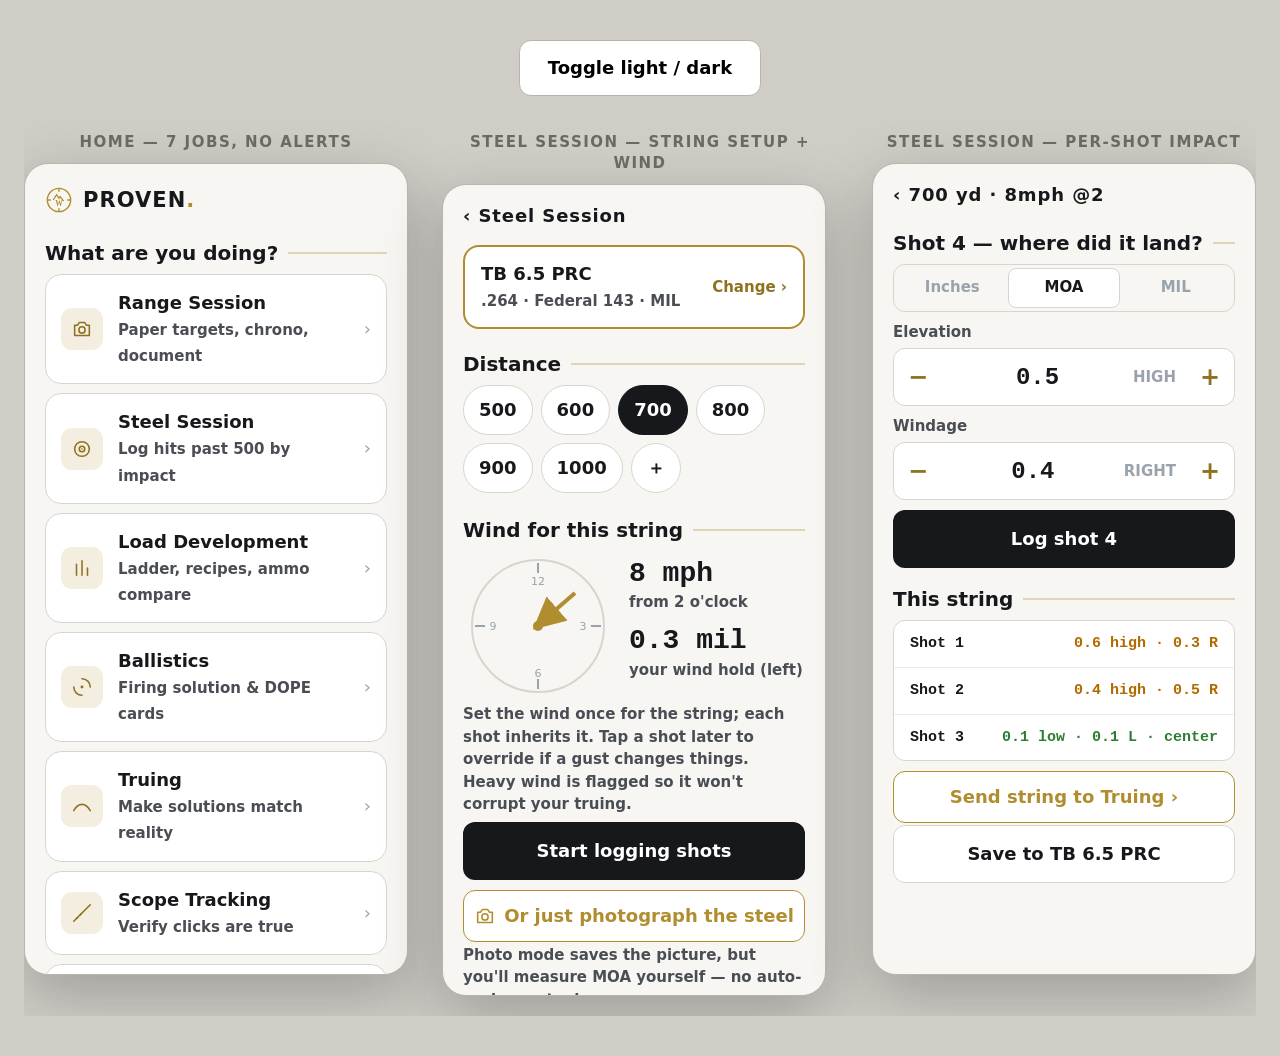
<file: docs/mockups/proven-steel-session.html>
<!DOCTYPE html>
<html lang="en" data-theme="light">
<head>
<meta charset="UTF-8">
<meta name="viewport" content="width=device-width, initial-scale=1.0">
<title>PROVEN — Steel Session</title>
<style>
:root, [data-theme="light"]{
  --bg:#F7F6F3;--card:#FFFFFF;--ink:#16181B;--ink2:#4A4E54;--ink3:#9AA2AB;
  --line:#D8D5CF;--line2:#EDEBE6;--gold:#B08D2F;--goldS:#8F711F;--subtle:#F3EEDF;
  --primary:#16181B;--onprimary:#FFFFFF;
  --ready:#2E7D32;--readyBg:#E3F0E4;--caution:#B26A00;--cautionBg:#F6EBD9;--prob:#C62828;--probBg:#F8E2E2;
}
[data-theme="dark"]{
  --bg:#0D0F12;--card:#171A1F;--ink:#EDEEF0;--ink2:#AAB1B9;--ink3:#6A727B;
  --line:#272D35;--line2:#20252c;--gold:#C9A24B;--goldS:#D9B564;--subtle:#2A2415;
  --primary:#C9A24B;--onprimary:#171105;
  --ready:#57B87A;--readyBg:#1C2B21;--caution:#E0A63C;--cautionBg:#2F2715;--prob:#E36A5C;--probBg:#331D1A;
}
:root{
  --f:-apple-system,'Segoe UI',Roboto,system-ui,sans-serif;--m:ui-monospace,'Cascadia Mono',Consolas,monospace;
  --title:700 26px/1.2 var(--f);--head:600 20px/1.3 var(--f);--body:400 18px/1.45 var(--f);
  --bodyB:600 18px/1.45 var(--f);--label:600 15px/1.4 var(--f);--mbig:700 28px/1.05 var(--m);
  --edge:20px;--r:12px;--rl:16px;--tap:52px;--tapP:58px;--row:60px;
}
*{margin:0;padding:0;box-sizing:border-box;-webkit-font-smoothing:antialiased}
body{background:#CFCDC6;font:var(--body);color:var(--ink);padding:40px 24px}
.stage{display:flex;gap:34px;align-items:flex-start;overflow-x:auto;padding-bottom:20px}
.frame{width:384px;flex:0 0 384px;background:var(--bg);border:1px solid #B9B5AC;border-radius:24px;overflow:hidden;box-shadow:0 20px 60px rgba(20,20,18,.25);display:flex;flex-direction:column}
.screen{height:810px;overflow-y:auto;scrollbar-width:none}.screen::-webkit-scrollbar{display:none}
.flabel{text-align:center;font:var(--label);color:#6B6961;margin:12px 0 10px;letter-spacing:.1em;text-transform:uppercase}
.toolbar{max-width:1100px;margin:0 auto 24px;display:flex;justify-content:center}
.tbtn{font:var(--bodyB);padding:14px 28px;border-radius:12px;border:1px solid #B9B5AC;background:#fff;cursor:pointer}
.icon{width:22px;height:22px;stroke:currentColor;fill:none;stroke-width:1.7;stroke-linecap:round;stroke-linejoin:round}
.brand{display:flex;align-items:center;gap:10px;padding:22px var(--edge) 8px}
.mark{width:28px;height:28px;color:var(--gold)}.mark svg{width:100%;height:100%;stroke:currentColor;fill:none}
.wm{font:700 21px/1 var(--f);letter-spacing:.05em}.wm i{font-style:normal;color:var(--gold)}
.sec{font:var(--head);padding:18px var(--edge) 8px;display:flex;align-items:center;gap:10px}
.sec::after{content:'';flex:1;height:2px;background:var(--gold);opacity:.32}
.card{background:var(--card);border:1px solid var(--line);border-radius:var(--r);margin:0 var(--edge)}
.note{font:var(--label);color:var(--ink2);padding:2px var(--edge) 4px;line-height:1.5}
.job{display:flex;align-items:center;gap:15px;background:var(--card);border:1px solid var(--line);border-radius:var(--rl);margin:0 var(--edge) 9px;padding:15px;min-height:74px}
.job .bx{width:42px;height:42px;flex:0 0 42px;border-radius:11px;background:var(--subtle);display:flex;align-items:center;justify-content:center;color:var(--goldS)}
.job .t{flex:1}.job .t b{font:var(--bodyB);display:block}.job .t span{font:var(--label);color:var(--ink2)}
.job .chev{color:var(--ink3)}
.rc{display:flex;align-items:center;gap:12px;background:var(--card);border:2px solid var(--gold);border-radius:var(--rl);margin:12px var(--edge) 4px;padding:14px 16px}
.rc .t{flex:1}.rc .t b{font:var(--bodyB);display:block}.rc .t span{font:var(--label);color:var(--ink2)}.rc .ch{font:var(--label);color:var(--goldS)}
.dist{display:flex;gap:8px;flex-wrap:wrap;margin:0 var(--edge) 6px}
.dist .d{padding:11px 15px;border-radius:999px;border:1px solid var(--line);background:var(--card);font:var(--bodyB)}
.dist .d.on{background:var(--primary);color:var(--onprimary);border-color:var(--primary)}

/* wind clock dial */
.clockwrap{display:flex;gap:16px;align-items:center;margin:0 var(--edge)}
.clock{width:150px;height:150px;flex:0 0 150px}
.clock svg{width:100%;height:100%}
.windmeta{flex:1}
.windmeta .wv{font:var(--mbig);display:block}
.windmeta .wl{font:var(--label);color:var(--ink2)}
.windmeta .row{margin-bottom:12px}

/* per-shot logger */
.shot-entry{margin:0 var(--edge)}
.axis{display:flex;gap:10px;margin-bottom:10px}
.axis .col{flex:1}
.axis label{font:var(--label);color:var(--ink2);display:block;margin-bottom:5px}
.stepper{display:flex;align-items:center;border:1px solid var(--line);border-radius:var(--r);background:var(--card);overflow:hidden}
.stepper button{width:48px;min-height:56px;border:none;background:none;font:700 24px/1 var(--f);color:var(--goldS)}
.stepper .val{flex:1;text-align:center;font:var(--mbig);font-size:24px}
.stepper .dir{font:var(--label);color:var(--ink3);padding-right:10px}
.unit-seg{display:flex;background:var(--bg);border:1px solid var(--line);border-radius:var(--r);padding:3px;margin:0 var(--edge) 10px}
.unit-seg button{flex:1;min-height:40px;border:none;border-radius:8px;background:none;font:var(--bodyB);color:var(--ink3);font-size:15px}
.unit-seg button.on{background:var(--card);color:var(--ink);border:1px solid var(--line)}
.logshot{display:flex;align-items:center;justify-content:center;min-height:var(--tapP);border-radius:var(--r);font:var(--bodyB);background:var(--primary);color:var(--onprimary);margin:2px var(--edge) 0}
.shotlist .ls{display:flex;justify-content:space-between;padding:12px 16px;border-bottom:1px solid var(--line2);font-family:var(--m);font-weight:600;font-size:15px}
.shotlist .ls:last-child{border:none}
.ls .g{color:var(--ready)}.ls .b{color:var(--caution)}
.btnGhost{display:flex;align-items:center;justify-content:center;gap:8px;min-height:var(--tap);border-radius:var(--r);font:var(--bodyB);background:var(--card);color:var(--gold);border:1px solid var(--gold);margin:10px var(--edge) 0}
</style>
</head>
<body>
<div class="toolbar"><button class="tbtn" onclick="document.documentElement.dataset.theme=document.documentElement.dataset.theme==='light'?'dark':'light'">Toggle light / dark</button></div>
<div class="stage">

<!-- 7-JOB HOME, no alerts -->
<div>
<div class="flabel">Home — 7 jobs, no alerts</div>
<div class="frame"><div class="screen">
  <div class="brand"><div class="mark"><svg viewBox="0 0 48 48" stroke-width="2.4"><circle cx="24" cy="24" r="20"/><line x1="24" y1="4" x2="24" y2="10"/><line x1="24" y1="38" x2="24" y2="44"/><line x1="4" y1="24" x2="10" y2="24"/><line x1="38" y1="24" x2="44" y2="24"/><path d="M14 24l6-9 4 6 2-3 6 8" stroke-width="2.2"/><text x="24" y="34" text-anchor="middle" font-family="Arial Black" font-size="13" font-weight="900" fill="currentColor" stroke="none">W</text></svg></div><div class="wm">PROVEN<i>.</i></div></div>
  <div class="sec">What are you doing?</div>
  <div class="job"><div class="bx"><svg class="icon" viewBox="0 0 24 24"><path d="M4 8h3l2-3h6l2 3h3v11H4z"/><circle cx="12" cy="13" r="3.4"/></svg></div><div class="t"><b>Range Session</b><span>Paper targets, chrono, document</span></div><span class="chev">›</span></div>
  <div class="job"><div class="bx"><svg class="icon" viewBox="0 0 24 24"><circle cx="12" cy="12" r="8"/><circle cx="12" cy="12" r="3"/><circle cx="12" cy="12" r=".8" fill="currentColor" stroke="none"/></svg></div><div class="t"><b>Steel Session</b><span>Log hits past 500 by impact</span></div><span class="chev">›</span></div>
  <div class="job"><div class="bx"><svg class="icon" viewBox="0 0 24 24"><path d="M6 20V8M12 20V4M18 20v-8"/></svg></div><div class="t"><b>Load Development</b><span>Ladder, recipes, ammo compare</span></div><span class="chev">›</span></div>
  <div class="job"><div class="bx"><svg class="icon" viewBox="0 0 24 24"><path d="M12 3a9 9 0 0 1 9 9"/><path d="M3 12a9 9 0 0 0 9 9"/><circle cx="12" cy="12" r="1.6" fill="currentColor" stroke="none"/></svg></div><div class="t"><b>Ballistics</b><span>Firing solution &amp; DOPE cards</span></div><span class="chev">›</span></div>
  <div class="job"><div class="bx"><svg class="icon" viewBox="0 0 24 24"><path d="M3 17c5-9 13-9 18 0"/></svg></div><div class="t"><b>Truing</b><span>Make solutions match reality</span></div><span class="chev">›</span></div>
  <div class="job"><div class="bx"><svg class="icon" viewBox="0 0 24 24"><path d="M3 21L21 3"/><path d="M7 17l-1 1M11 13l-1 1"/></svg></div><div class="t"><b>Scope Tracking</b><span>Verify clicks are true</span></div><span class="chev">›</span></div>
  <div class="job"><div class="bx"><svg class="icon" viewBox="0 0 24 24"><path d="M4 6h16M4 12h16M4 18h10"/></svg></div><div class="t"><b>Data &amp; Records</b><span>History, dashboards, proof</span></div><span class="chev">›</span></div>
  <div style="height:14px"></div>
</div></div>
</div>

<!-- STEEL SESSION: setup + wind clock -->
<div>
<div class="flabel">Steel Session — string setup + wind</div>
<div class="frame"><div class="screen">
  <div class="brand"><div class="wm" style="font-size:18px">‹ Steel Session</div></div>
  <div class="rc"><div class="t"><b>TB 6.5 PRC</b><span>.264 · Federal 143 · MIL</span></div><span class="ch">Change ›</span></div>
  <div class="sec">Distance</div>
  <div class="dist"><span class="d">500</span><span class="d">600</span><span class="d on">700</span><span class="d">800</span><span class="d">900</span><span class="d">1000</span><span class="d">＋</span></div>
  <div class="sec">Wind for this string</div>
  <div class="clockwrap">
    <div class="clock"><svg viewBox="0 0 150 150">
      <circle cx="75" cy="75" r="66" fill="none" stroke="var(--line)" stroke-width="2"/>
      <!-- clock ticks -->
      <g stroke="var(--ink3)" stroke-width="2">
        <line x1="75" y1="12" x2="75" y2="22"/><line x1="138" y1="75" x2="128" y2="75"/>
        <line x1="75" y1="138" x2="75" y2="128"/><line x1="12" y1="75" x2="22" y2="75"/>
      </g>
      <text x="75" y="34" text-anchor="middle" font-family="var(--f)" font-size="11" fill="var(--ink3)">12</text>
      <text x="120" y="79" text-anchor="middle" font-family="var(--f)" font-size="11" fill="var(--ink3)">3</text>
      <text x="75" y="126" text-anchor="middle" font-family="var(--f)" font-size="11" fill="var(--ink3)">6</text>
      <text x="30" y="79" text-anchor="middle" font-family="var(--f)" font-size="11" fill="var(--ink3)">9</text>
      <!-- wind arrow from ~2 o'clock -->
      <defs><marker id="ah" markerWidth="8" markerHeight="8" refX="4" refY="4" orient="auto"><path d="M0 0L8 4L0 8z" fill="var(--gold)"/></marker></defs>
      <line x1="112" y1="42" x2="82" y2="68" stroke="var(--gold)" stroke-width="4" marker-end="url(#ah)"/>
      <circle cx="75" cy="75" r="5" fill="var(--gold)"/>
    </svg></div>
    <div class="windmeta">
      <div class="row"><span class="wv">8 mph</span><span class="wl">from 2 o'clock</span></div>
      <div class="row"><span class="wv">0.3 mil</span><span class="wl">your wind hold (left)</span></div>
    </div>
  </div>
  <div class="note">Set the wind once for the string; each shot inherits it. Tap a shot later to override if a gust changes things. Heavy wind is flagged so it won't corrupt your truing.</div>
  <div class="logshot">Start logging shots</div>
  <div class="btnGhost"><svg class="icon" viewBox="0 0 24 24"><path d="M4 8h3l2-3h6l2 3h3v11H4z"/><circle cx="12" cy="13" r="3.4"/></svg> Or just photograph the steel</div>
  <div class="note">Photo mode saves the picture, but you'll measure MOA yourself — no auto-scale on steel.</div>
  <div style="height:14px"></div>
</div></div>
</div>

<!-- STEEL SESSION: per-shot impact logger -->
<div>
<div class="flabel">Steel Session — per-shot impact</div>
<div class="frame"><div class="screen">
  <div class="brand"><div class="wm" style="font-size:18px">‹ 700 yd · 8mph @2</div></div>
  <div class="sec">Shot 4 — where did it land?</div>
  <div class="unit-seg"><button>Inches</button><button class="on">MOA</button><button>MIL</button></div>
  <div class="shot-entry">
    <div class="axis">
      <div class="col"><label>Elevation</label>
        <div class="stepper"><button>−</button><span class="val">0.5</span><span class="dir">HIGH</span><button>+</button></div>
      </div>
    </div>
    <div class="axis">
      <div class="col"><label>Windage</label>
        <div class="stepper"><button>−</button><span class="val">0.4</span><span class="dir">RIGHT</span><button>+</button></div>
      </div>
    </div>
  </div>
  <div class="logshot">Log shot 4</div>
  <div class="sec">This string</div>
  <div class="card shotlist">
    <div class="ls"><span>Shot 1</span><span class="b">0.6 high · 0.3 R</span></div>
    <div class="ls"><span>Shot 2</span><span class="b">0.4 high · 0.5 R</span></div>
    <div class="ls"><span>Shot 3</span><span class="g">0.1 low · 0.1 L · center</span></div>
  </div>
  <div class="btnGhost">Send string to Truing ›</div>
  <div class="logshot" style="background:var(--card);color:var(--ink);border:1px solid var(--line)">Save to TB 6.5 PRC</div>
  <div style="height:14px"></div>
</div></div>
</div>

</div>
</body>
</html>
</file>
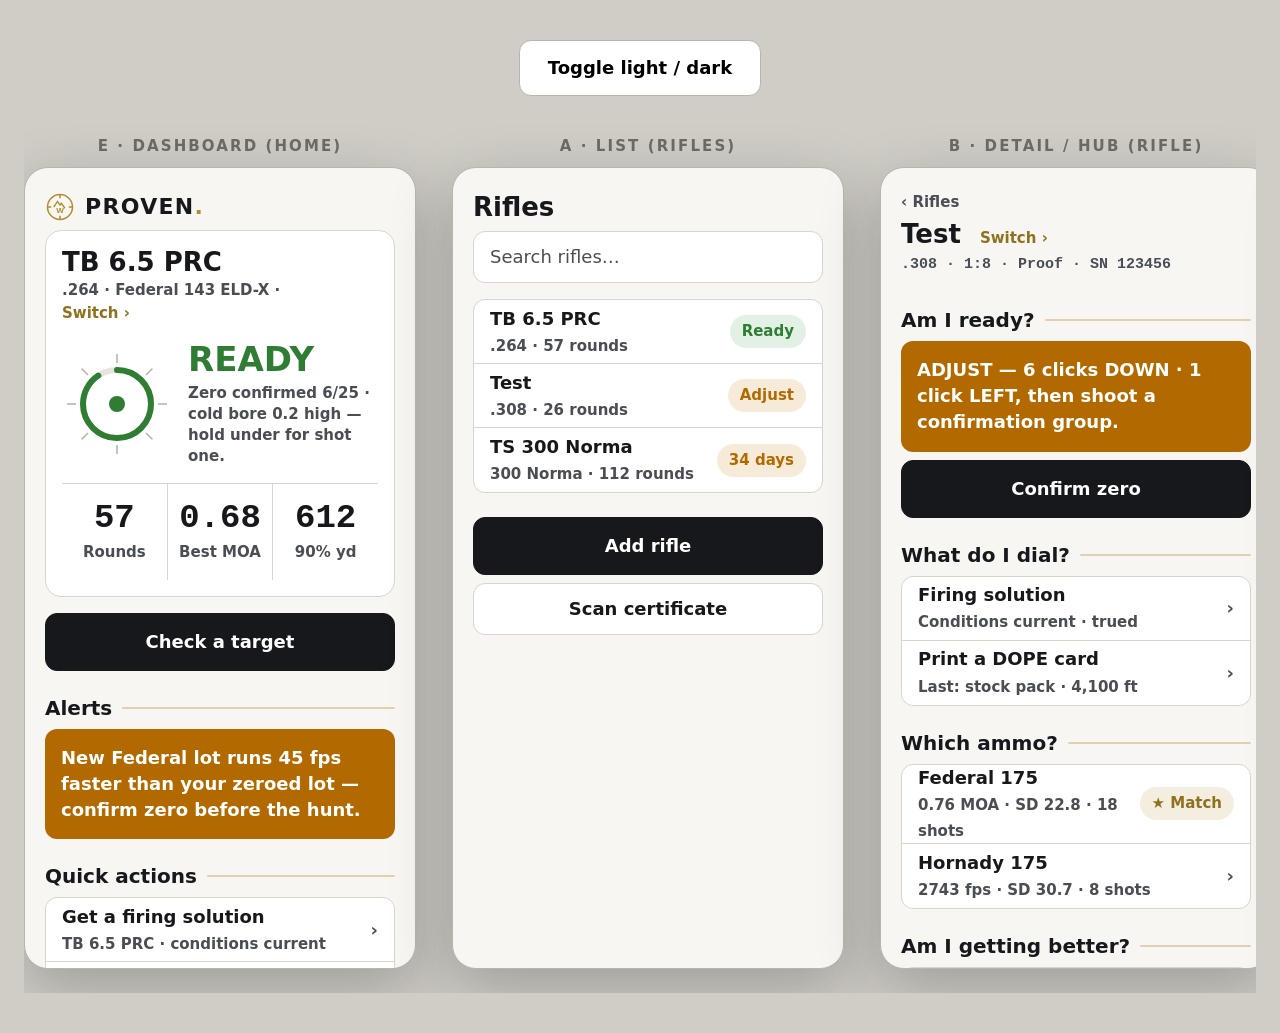
<file: docs/mockups/proven-templates-v2.html>
<!DOCTYPE html>
<html lang="en" data-theme="light">
<head>
<meta charset="UTF-8">
<meta name="viewport" content="width=device-width, initial-scale=1.0">
<title>PROVEN — Tokens + Five Templates (Workhorse brand)</title>
<style>
/* ═══════════════════════════════════════════════════════════
   PROVEN · by Workhorse — DESIGN TOKENS (single source of truth)
   Light = field paper + ink, gold for brand/state moments.
   Dark  = graphite + brass (the instrument), from the approved merge.
   ═══════════════════════════════════════════════════════════ */
:root, [data-theme="light"]{
  --surface-background:#F7F6F3;
  --surface-card:#FFFFFF;
  --text-primary:#16181B;
  --text-secondary:#4A4E54;
  --text-onbrand:#FFFFFF;
  --border-default:#D8D5CF;
  --border-strong:#B9B5AC;
  /* brand: ink primary actions (from the wordmark), gold for the mark, rules, active accents */
  --brand-primary:#16181B;
  --brand-primary-press:#000000;
  --brand-gold:#B08D2F;
  --brand-gold-strong:#8F711F;
  --brand-subtle:#F3EEDF;
  --status-ready:#2E7D32;   --status-ready-subtle:#E3F0E4;  --status-ready-on:#FFFFFF;
  --status-caution:#B26A00; --status-caution-subtle:#F6EBD9;--status-caution-on:#FFFFFF;
  --status-problem:#C62828; --status-problem-subtle:#F8E2E2;--status-problem-on:#FFFFFF;
  --dial-track:#E7E4DD;
}
[data-theme="dark"]{
  --surface-background:#0D0F12;
  --surface-card:#171A1F;
  --text-primary:#EDEEF0;
  --text-secondary:#AAB1B9;
  --text-onbrand:#171105;
  --border-default:#272D35;
  --border-strong:#3B434D;
  /* brand: brass carries the instrument in dark */
  --brand-primary:#C9A24B;
  --brand-primary-press:#B8913A;
  --brand-gold:#C9A24B;
  --brand-gold-strong:#D9B564;
  --brand-subtle:#2A2415;
  --status-ready:#57B87A;   --status-ready-subtle:#1C2B21;  --status-ready-on:#0E1B12;
  --status-caution:#E0A63C; --status-caution-subtle:#2F2715;--status-caution-on:#201705;
  --status-problem:#E36A5C; --status-problem-subtle:#331D1A;--status-problem-on:#260C09;
  --dial-track:#262C34;
}
:root{
  --font-ui:-apple-system,'Segoe UI',Roboto,system-ui,sans-serif;
  --font-mono:ui-monospace,'Cascadia Mono','Segoe UI Mono',Consolas,monospace;
  --type-display:700 34px/1.15 var(--font-ui);
  --type-title:700 26px/1.2 var(--font-ui);
  --type-heading:600 20px/1.3 var(--font-ui);
  --type-body:400 18px/1.45 var(--font-ui);
  --type-body-strong:600 18px/1.45 var(--font-ui);
  --type-label:600 15px/1.4 var(--font-ui);
  --type-mono-big:700 34px/1.1 var(--font-mono);
  --space-xs:4px;--space-sm:8px;--space-md:16px;--space-lg:24px;--space-xl:32px;
  --edge:20px;
  --radius-sm:8px;--radius-md:12px;--radius-lg:16px;
  --tap-min:52px;--tap-primary:58px;--row-min:64px;
}

/* demo scaffolding */
*{margin:0;padding:0;box-sizing:border-box;-webkit-font-smoothing:antialiased}
body{background:#CFCDC6;font:var(--type-body);color:var(--text-primary);padding:40px 24px}
.stage{display:flex;gap:36px;align-items:flex-start;overflow-x:auto;padding-bottom:24px}
.frame{width:392px;flex:0 0 392px;background:var(--surface-background);border:1px solid var(--border-strong);border-radius:24px;overflow:hidden;box-shadow:0 20px 60px rgba(20,20,18,.25)}
.screen{height:800px;overflow-y:auto;scrollbar-width:none;padding-bottom:24px}
.screen::-webkit-scrollbar{display:none}
.frame-label{text-align:center;font:var(--type-label);color:#6B6961;margin:12px 0 10px;letter-spacing:.14em;text-transform:uppercase}
.toolbar{max-width:1000px;margin:0 auto 28px;display:flex;justify-content:center}
.theme-btn{font:var(--type-body-strong);padding:14px 28px;border-radius:var(--radius-md);border:1px solid var(--border-strong);background:#fff;cursor:pointer}

/* shared primitives */
.screen-title{font:var(--type-title);padding:var(--space-lg) var(--edge) var(--space-sm)}
.section-head{font:var(--type-heading);padding:var(--space-lg) var(--edge) var(--space-sm);display:flex;align-items:center;gap:10px}
.section-head::after{content:'';flex:1;height:2px;background:var(--brand-gold);opacity:.35;border-radius:1px}
.card{background:var(--surface-card);border:1px solid var(--border-default);border-radius:var(--radius-md);margin:0 var(--edge)}
.btn{display:flex;align-items:center;justify-content:center;gap:10px;min-height:var(--tap-min);border-radius:var(--radius-md);font:var(--type-body-strong);border:1px solid var(--border-default);background:var(--surface-card);color:var(--text-primary);width:calc(100% - 2*var(--edge));margin:var(--space-sm) var(--edge) 0;cursor:pointer}
.btn-primary{background:var(--brand-primary);border-color:var(--brand-primary);color:var(--text-onbrand);min-height:var(--tap-primary)}
.btn-danger{color:var(--status-problem);border-color:var(--status-problem)}
.chip{font:var(--type-label);padding:6px 12px;border-radius:999px}
.chip-ready{background:var(--status-ready-subtle);color:var(--status-ready)}
.chip-caution{background:var(--status-caution-subtle);color:var(--status-caution)}
.chip-gold{background:var(--brand-subtle);color:var(--brand-gold-strong)}
.banner{display:flex;gap:12px;align-items:flex-start;border-radius:var(--radius-md);padding:var(--space-md);font:var(--type-body-strong)}
.banner-caution{background:var(--status-caution);color:var(--status-caution-on)}
.stat{flex:1;text-align:center;padding:var(--space-md) 0;border-right:1px solid var(--border-default)}
.stat:last-child{border-right:none}
.stat b{font:var(--type-mono-big);display:block}
.stat span{font:var(--type-label);color:var(--text-secondary)}
.rowlink{display:flex;align-items:center;min-height:var(--row-min);padding:0 var(--space-md);border-bottom:1px solid var(--border-default);gap:12px}
.rowlink:last-child{border-bottom:none}
.rowlink .txt{flex:1}
.rowlink .txt b{font:var(--type-body-strong);display:block}
.rowlink .txt span{font:var(--type-label);color:var(--text-secondary)}
.chev{color:var(--text-secondary);font:var(--type-body-strong)}
.mono{font-family:var(--font-mono)}

/* brand */
.brandbar{display:flex;align-items:center;gap:10px;padding:var(--space-lg) var(--edge) 0}
.brandbar .mark{width:30px;height:30px}
.brandbar .name{font:700 22px/1 var(--font-ui);letter-spacing:.06em}
.brandbar .name i{font-style:normal;color:var(--brand-gold)}
.mark svg{width:100%;height:100%;stroke:currentColor;fill:none}

/* the turret-dial readiness gauge (merged in from the dark mockup) */
.gauge{width:110px;height:110px;flex:0 0 110px}
.gauge svg{width:100%;height:100%}

/* templates */
.search{margin:0 var(--edge) var(--space-md);min-height:var(--tap-min);border:1px solid var(--border-default);border-radius:var(--radius-md);background:var(--surface-card);display:flex;align-items:center;padding:0 var(--space-md);color:var(--text-secondary)}
.hub-header{padding:var(--space-lg) var(--edge) var(--space-sm)}
.hub-back{font:var(--type-label);color:var(--text-secondary);margin-bottom:6px}
.hub-name{font:var(--type-title)}
.hub-name .switch{font:var(--type-label);color:var(--brand-gold-strong);margin-left:10px}
.hub-facts{font:var(--type-label);color:var(--text-secondary);margin-top:4px;font-family:var(--font-mono)}
.field{margin:0 var(--edge) var(--space-md)}
.field label{font:var(--type-label);display:block;margin-bottom:6px;color:var(--text-secondary)}
.field input{width:100%;min-height:var(--tap-min);border:1px solid var(--border-default);border-radius:var(--radius-md);background:var(--surface-card);font:var(--type-body);color:var(--text-primary);padding:0 var(--space-md);outline:none}
.segment{display:flex;border:1px solid var(--border-default);border-radius:var(--radius-md);overflow:hidden;background:var(--surface-card)}
.segment button{flex:1;min-height:var(--tap-min);border:none;background:none;font:var(--type-body-strong);color:var(--text-secondary);cursor:pointer}
.segment button.on{background:var(--brand-primary);color:var(--text-onbrand)}
.form-actions,.wiz-actions{position:sticky;bottom:0;background:var(--surface-background);border-top:1px solid var(--border-default);padding:var(--space-sm) 0 var(--space-md);margin-top:var(--space-lg)}
.wiz-progress{height:6px;background:var(--dial-track);margin:var(--space-lg) var(--edge) 0;border-radius:3px}
.wiz-progress i{display:block;height:100%;width:50%;background:var(--brand-gold);border-radius:3px}
.wiz-step{font:var(--type-label);color:var(--text-secondary);padding:var(--space-sm) var(--edge) 0}
.wiz-q{font:var(--type-title);padding:var(--space-sm) var(--edge) var(--space-md)}
.option-row{margin:0 var(--edge) var(--space-sm);min-height:var(--tap-primary);display:flex;align-items:center;padding:0 var(--space-md);border:1px solid var(--border-default);border-radius:var(--radius-md);background:var(--surface-card);font:var(--type-body-strong)}
.option-row.on{border:2px solid var(--brand-gold);background:var(--brand-subtle)}
.wiz-back{font:var(--type-body-strong);color:var(--text-secondary);text-align:center;padding:var(--space-md) 0 0}
.hero-card{background:var(--surface-card);border:1px solid var(--border-default);border-radius:var(--radius-lg);margin:var(--space-sm) var(--edge) 0;padding:var(--space-md)}
.hero-id b{font:var(--type-title)}
.hero-id span{font:var(--type-label);color:var(--text-secondary);display:block;margin-top:2px}
.gauge-row{display:flex;align-items:center;gap:16px;margin-top:var(--space-md)}
.verdict-word{font:var(--type-display);color:var(--status-ready)}
.verdict-note{font:var(--type-label);color:var(--text-secondary);margin-top:4px}
.hero-stats{display:flex;border-top:1px solid var(--border-default);margin-top:var(--space-md)}
</style>
</head>
<body>

<div class="toolbar"><button class="theme-btn" onclick="document.documentElement.dataset.theme=document.documentElement.dataset.theme==='light'?'dark':'light'">Toggle light / dark</button></div>

<div class="stage">

<!-- E · DASHBOARD (Home) -->
<div>
<div class="frame-label">E · Dashboard (Home)</div>
<div class="frame"><div class="screen">
  <div class="brandbar">
    <div class="mark" style="color:var(--brand-gold)"><svg viewBox="0 0 48 48" stroke-width="2.4">
      <circle cx="24" cy="24" r="20"/>
      <line x1="24" y1="4" x2="24" y2="10"/><line x1="24" y1="38" x2="24" y2="44"/>
      <line x1="4" y1="24" x2="10" y2="24"/><line x1="38" y1="24" x2="44" y2="24"/>
      <path d="M14 24l6-9 4 6 2-3 6 8" stroke-width="2.2"/>
      <text x="24" y="34" text-anchor="middle" font-family="Arial Black,Arial" font-size="13" font-weight="900" fill="currentColor" stroke="none">W</text>
    </svg></div>
    <div class="name">PROVEN<i>.</i></div>
  </div>
  <div class="hero-card">
    <div class="hero-id"><b>TB 6.5 PRC</b><span>.264 · Federal 143 ELD-X · <span style="color:var(--brand-gold-strong);font-weight:600">Switch ›</span></span></div>
    <div class="gauge-row">
      <div class="gauge"><svg viewBox="0 0 110 110">
        <g stroke="var(--border-strong)" stroke-width="1.6">
          <line x1="55" y1="5" x2="55" y2="14"/><line x1="105" y1="55" x2="96" y2="55"/>
          <line x1="55" y1="105" x2="55" y2="96"/><line x1="5" y1="55" x2="14" y2="55"/>
          <line x1="90.4" y1="19.6" x2="84" y2="26"/><line x1="90.4" y1="90.4" x2="84" y2="84"/>
          <line x1="19.6" y1="90.4" x2="26" y2="84"/><line x1="19.6" y1="19.6" x2="26" y2="26"/>
        </g>
        <circle cx="55" cy="55" r="34" fill="none" stroke="var(--dial-track)" stroke-width="6"/>
        <circle cx="55" cy="55" r="34" fill="none" stroke="var(--status-ready)" stroke-width="6" stroke-linecap="round" stroke-dasharray="213.6" stroke-dashoffset="20" transform="rotate(-90 55 55)"/>
        <circle cx="55" cy="55" r="8" fill="var(--status-ready)"/>
      </svg></div>
      <div>
        <div class="verdict-word">READY</div>
        <div class="verdict-note">Zero confirmed 6/25 · cold bore 0.2 high — hold under for shot one.</div>
      </div>
    </div>
    <div class="hero-stats">
      <div class="stat"><b>57</b><span>Rounds</span></div>
      <div class="stat"><b>0.68</b><span>Best MOA</span></div>
      <div class="stat"><b>612</b><span>90% yd</span></div>
    </div>
  </div>
  <button class="btn btn-primary" style="margin-top:16px">Check a target</button>
  <div class="section-head">Alerts</div>
  <div style="margin:0 var(--edge)"><div class="banner banner-caution">New Federal lot runs 45 fps faster than your zeroed lot — confirm zero before the hunt.</div></div>
  <div class="section-head">Quick actions</div>
  <div class="card">
    <div class="rowlink"><div class="txt"><b>Get a firing solution</b><span>TB 6.5 PRC · conditions current</span></div><span class="chev">›</span></div>
    <div class="rowlink"><div class="txt"><b>Import chrono data</b><span>Auto-assigns by device</span></div><span class="chev">›</span></div>
    <div class="rowlink"><div class="txt"><b>Log field shots</b><span>Last: 600 yd · prone</span></div><span class="chev">›</span></div>
  </div>
  <div class="section-head">Recent</div>
  <div class="card">
    <div class="rowlink"><div class="txt"><b>Test · .308</b><span>0.76 MOA · 8 shots · 7/16</span></div><span class="chip chip-ready">Ready</span></div>
  </div>
</div></div>
</div>

<!-- A · LIST -->
<div>
<div class="frame-label">A · List (Rifles)</div>
<div class="frame"><div class="screen">
  <div class="screen-title">Rifles</div>
  <div class="search">Search rifles…</div>
  <div class="card">
    <div class="rowlink"><div class="txt"><b>TB 6.5 PRC</b><span>.264 · 57 rounds</span></div><span class="chip chip-ready">Ready</span></div>
    <div class="rowlink"><div class="txt"><b>Test</b><span>.308 · 26 rounds</span></div><span class="chip chip-caution">Adjust</span></div>
    <div class="rowlink"><div class="txt"><b>TS 300 Norma</b><span>300 Norma · 112 rounds</span></div><span class="chip chip-caution">34 days</span></div>
  </div>
  <button class="btn btn-primary" style="margin-top:24px">Add rifle</button>
  <button class="btn">Scan certificate</button>
</div></div>
</div>

<!-- B · HUB -->
<div>
<div class="frame-label">B · Detail / Hub (Rifle)</div>
<div class="frame"><div class="screen">
  <div class="hub-header">
    <div class="hub-back">‹ Rifles</div>
    <div class="hub-name">Test <span class="switch">Switch ›</span></div>
    <div class="hub-facts">.308 · 1:8 · Proof · SN 123456</div>
  </div>
  <div class="section-head">Am I ready?</div>
  <div style="margin:0 var(--edge)"><div class="banner banner-caution">ADJUST — 6 clicks DOWN · 1 click LEFT, then shoot a confirmation group.</div></div>
  <button class="btn btn-primary">Confirm zero</button>
  <div class="section-head">What do I dial?</div>
  <div class="card">
    <div class="rowlink"><div class="txt"><b>Firing solution</b><span>Conditions current · trued</span></div><span class="chev">›</span></div>
    <div class="rowlink"><div class="txt"><b>Print a DOPE card</b><span>Last: stock pack · 4,100 ft</span></div><span class="chev">›</span></div>
  </div>
  <div class="section-head">Which ammo?</div>
  <div class="card">
    <div class="rowlink"><div class="txt"><b>Federal 175</b><span class="mono">0.76 MOA · SD 22.8 · 18 shots</span></div><span class="chip chip-gold">★ Match</span></div>
    <div class="rowlink"><div class="txt"><b>Hornady 175</b><span class="mono">2743 fps · SD 30.7 · 8 shots</span></div><span class="chev">›</span></div>
  </div>
  <div class="section-head">Am I getting better?</div>
  <div class="card"><div style="display:flex">
    <div class="stat"><b>26</b><span>Rounds</span></div>
    <div class="stat"><b>0.76</b><span>Best MOA</span></div>
    <div class="stat"><b>540</b><span>90% yd</span></div>
  </div></div>
</div></div>
</div>

<!-- C · FORM -->
<div>
<div class="frame-label">C · Form (Rifle Edit)</div>
<div class="frame"><div class="screen">
  <div class="screen-title">Edit rifle</div>
  <div class="field"><label>Name</label><input value="Test"></div>
  <div class="field"><label>Cartridge</label><input value=".308 Win"></div>
  <div class="field"><label>Turret units</label>
    <div class="segment"><button class="on">MOA</button><button>MIL</button></div>
  </div>
  <div class="field"><label>Click value</label>
    <div class="segment"><button class="on">1/4 MOA</button><button>1/8 MOA</button></div>
  </div>
  <div class="field"><label>Sometimes runs a suppressor</label>
    <div class="segment"><button>No</button><button class="on">Yes</button></div>
  </div>
  <div class="form-actions">
    <button class="btn btn-primary">Save</button>
    <button class="btn">Cancel</button>
    <button class="btn btn-danger">Delete rifle…</button>
  </div>
</div></div>
</div>

<!-- D · WIZARD -->
<div>
<div class="frame-label">D · Wizard (Session step)</div>
<div class="frame"><div class="screen">
  <div class="wiz-progress"><i></i></div>
  <div class="wiz-step">Step 2 of 4</div>
  <div class="wiz-q">How far is the target?</div>
  <div class="option-row on">100 yards</div>
  <div class="option-row">200 yards</div>
  <div class="option-row">Other distance…</div>
  <div class="wiz-actions">
    <button class="btn btn-primary">Next</button>
    <div class="wiz-back">‹ Back</div>
  </div>
</div></div>
</div>

</div>
</body>
</html>
</file>
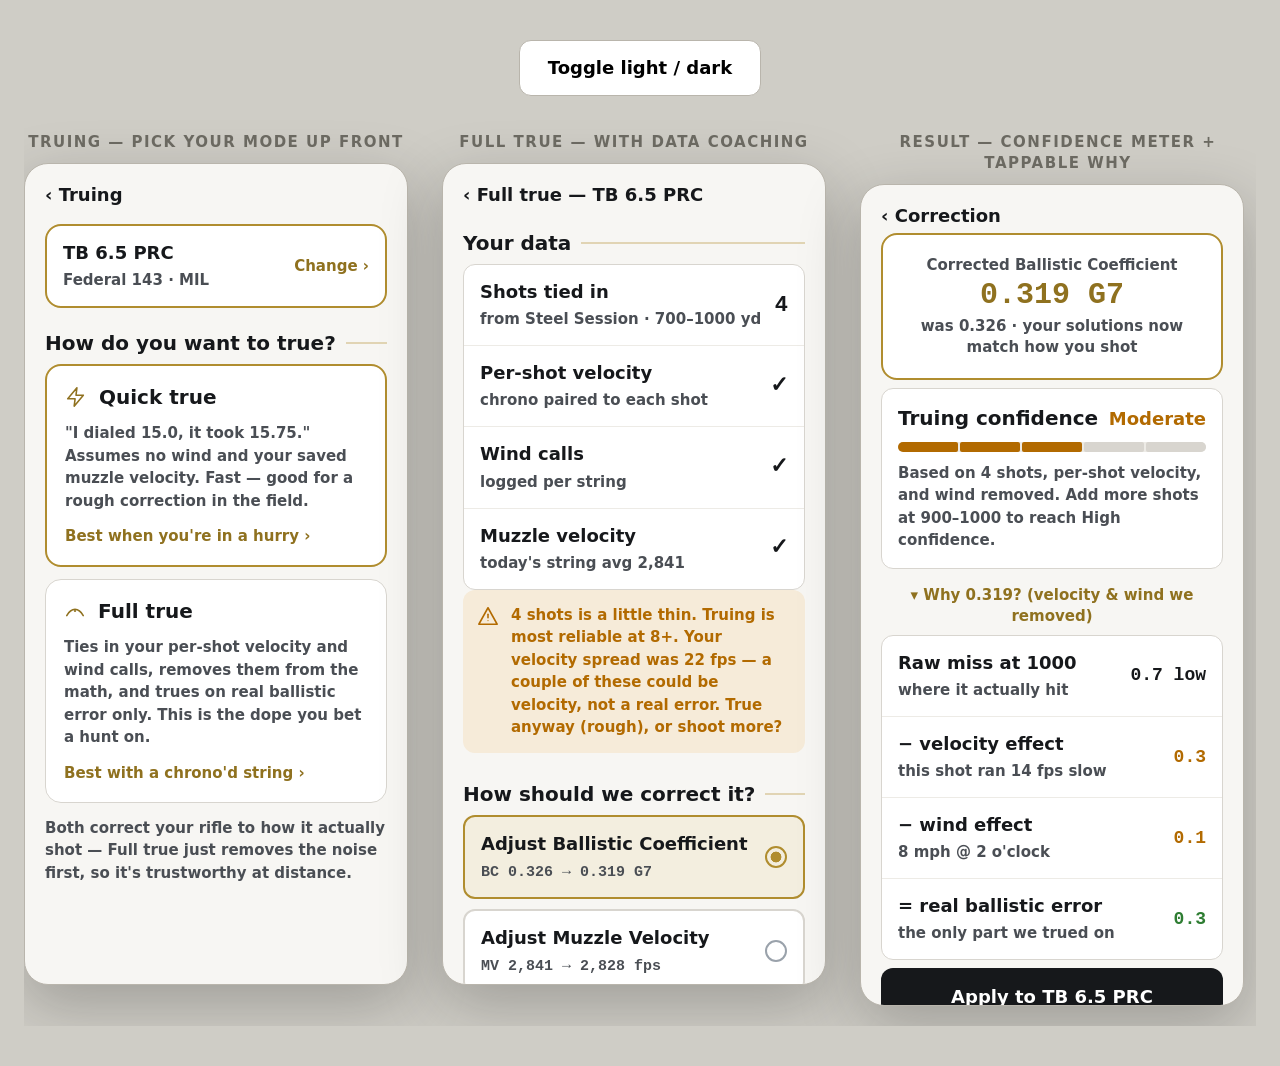
<file: docs/mockups/proven-truing.html>
<!DOCTYPE html>
<html lang="en" data-theme="light">
<head>
<meta charset="UTF-8">
<meta name="viewport" content="width=device-width, initial-scale=1.0">
<title>PROVEN — Truing</title>
<style>
:root, [data-theme="light"]{
  --bg:#F7F6F3;--card:#FFFFFF;--ink:#16181B;--ink2:#4A4E54;--ink3:#9AA2AB;
  --line:#D8D5CF;--line2:#EDEBE6;--gold:#B08D2F;--goldS:#8F711F;--subtle:#F3EEDF;
  --primary:#16181B;--onprimary:#FFFFFF;
  --ready:#2E7D32;--readyBg:#E3F0E4;--caution:#B26A00;--cautionBg:#F6EBD9;--prob:#C62828;--probBg:#F8E2E2;
}
[data-theme="dark"]{
  --bg:#0D0F12;--card:#171A1F;--ink:#EDEEF0;--ink2:#AAB1B9;--ink3:#6A727B;
  --line:#272D35;--line2:#20252c;--gold:#C9A24B;--goldS:#D9B564;--subtle:#2A2415;
  --primary:#C9A24B;--onprimary:#171105;
  --ready:#57B87A;--readyBg:#1C2B21;--caution:#E0A63C;--cautionBg:#2F2715;--prob:#E36A5C;--probBg:#331D1A;
}
:root{
  --f:-apple-system,'Segoe UI',Roboto,system-ui,sans-serif;--m:ui-monospace,'Cascadia Mono',Consolas,monospace;
  --title:700 26px/1.2 var(--f);--head:600 20px/1.3 var(--f);--body:400 18px/1.45 var(--f);
  --bodyB:600 18px/1.45 var(--f);--label:600 15px/1.4 var(--f);--mbig:700 30px/1.05 var(--m);
  --edge:20px;--r:12px;--rl:16px;--tap:52px;--tapP:58px;
}
*{margin:0;padding:0;box-sizing:border-box;-webkit-font-smoothing:antialiased}
body{background:#CFCDC6;font:var(--body);color:var(--ink);padding:40px 24px}
.stage{display:flex;gap:34px;align-items:flex-start;overflow-x:auto;padding-bottom:20px}
.frame{width:384px;flex:0 0 384px;background:var(--bg);border:1px solid #B9B5AC;border-radius:24px;overflow:hidden;box-shadow:0 20px 60px rgba(20,20,18,.25);display:flex;flex-direction:column}
.screen{height:820px;overflow-y:auto;scrollbar-width:none}.screen::-webkit-scrollbar{display:none}
.flabel{text-align:center;font:var(--label);color:#6B6961;margin:12px 0 10px;letter-spacing:.1em;text-transform:uppercase}
.toolbar{max-width:1100px;margin:0 auto 24px;display:flex;justify-content:center}
.tbtn{font:var(--bodyB);padding:14px 28px;border-radius:12px;border:1px solid #B9B5AC;background:#fff;cursor:pointer}
.icon{width:22px;height:22px;stroke:currentColor;fill:none;stroke-width:1.7;stroke-linecap:round;stroke-linejoin:round}
.wm{font:700 18px/1 var(--f)}
.brand{padding:22px var(--edge) 8px}
.sec{font:var(--head);padding:18px var(--edge) 8px;display:flex;align-items:center;gap:10px}
.sec::after{content:'';flex:1;height:2px;background:var(--gold);opacity:.32}
.card{background:var(--card);border:1px solid var(--line);border-radius:var(--r);margin:0 var(--edge)}
.note{font:var(--label);color:var(--ink2);padding:2px var(--edge) 4px;line-height:1.5}
.rc{display:flex;align-items:center;gap:12px;background:var(--card);border:2px solid var(--gold);border-radius:var(--rl);margin:12px var(--edge) 4px;padding:14px 16px}
.rc .t{flex:1}.rc .t b{font:var(--bodyB);display:block}.rc .t span{font:var(--label);color:var(--ink2)}.rc .ch{font:var(--label);color:var(--goldS)}

/* mode picker */
.mode{display:flex;flex-direction:column;gap:6px;background:var(--card);border:1px solid var(--line);border-radius:var(--rl);margin:0 var(--edge) 12px;padding:18px}
.mode.pick{border:2px solid var(--gold)}
.mode .mh{display:flex;align-items:center;gap:12px}
.mode .mh .icon{color:var(--goldS)}
.mode b{font:var(--head)}
.mode p{font:var(--label);color:var(--ink2);line-height:1.5;margin-top:6px}
.mode .tag{font:var(--label);color:var(--goldS);margin-top:8px}

/* data quality coaching */
.coach{display:flex;gap:12px;align-items:flex-start;border-radius:var(--r);padding:14px;margin:0 var(--edge) 10px;font:var(--label);line-height:1.5}
.coach.warn{background:var(--cautionBg);color:var(--caution)}
.coach.ok{background:var(--readyBg);color:var(--ready)}
.coach .icon{flex:0 0 auto;margin-top:1px}
.coach b{font-weight:700}

/* input rows */
.ir{display:flex;align-items:center;padding:14px 16px;border-bottom:1px solid var(--line2);gap:12px}
.ir:last-child{border:none}.ir .t{flex:1}.ir .t b{font:var(--bodyB);display:block}.ir .t span{font:var(--label);color:var(--ink2)}
.ir .v{font:var(--mbig);font-size:22px}
.ir .add{font:var(--label);color:var(--goldS)}
.ir .miss{font:var(--label);color:var(--caution)}

/* confidence meter */
.conf{margin:0 var(--edge) 8px;background:var(--card);border:1px solid var(--line);border-radius:var(--r);padding:16px}
.conf .top{display:flex;justify-content:space-between;align-items:baseline;margin-bottom:10px}
.conf .top b{font:var(--head)}
.conf .top .lvl{font:var(--bodyB);color:var(--ready)}
.meter{height:10px;background:var(--line2);border-radius:5px;overflow:hidden;display:flex;gap:2px}
.meter i{flex:1;background:var(--line);border-radius:2px}
.meter i.on{background:var(--ready)}
.conf .why{font:var(--label);color:var(--ink2);margin-top:10px;line-height:1.5}

/* result */
.result{background:var(--card);border:2px solid var(--gold);border-radius:var(--rl);margin:0 var(--edge) 8px;padding:20px;text-align:center}
.result .rl{font:var(--label);color:var(--ink2)}
.result .rv{font:var(--mbig);color:var(--goldS);margin:4px 0}
.result .rsub{font:var(--label);color:var(--ink2)}
.whytap{font:var(--label);color:var(--goldS);text-align:center;padding:8px}
.btnP{display:flex;align-items:center;justify-content:center;min-height:var(--tapP);border-radius:var(--r);font:var(--bodyB);background:var(--primary);color:var(--onprimary);margin:8px var(--edge) 0}
.btnG{display:flex;align-items:center;justify-content:center;min-height:var(--tap);border-radius:var(--r);font:var(--bodyB);background:var(--card);color:var(--ink);border:1px solid var(--line);margin:8px var(--edge) 0}

.fork{margin:0 var(--edge) 10px}
.fo{display:flex;align-items:center;gap:12px;border:2px solid var(--line);border-radius:var(--r);padding:14px 16px;margin-bottom:10px;background:var(--card)}
.fo.on{border-color:var(--gold);background:var(--subtle)}
.fo .t{flex:1}.fo .t b{font:var(--bodyB);display:block}.fo .t span{font:var(--label);color:var(--ink2);font-family:var(--m)}
.radio{width:22px;height:22px;border-radius:50%;border:2px solid var(--ink3);flex:0 0 auto}
.fo.on .radio{border-color:var(--gold);background:radial-gradient(circle,var(--gold) 40%,transparent 45%)}
</style>
</head>
<body>
<div class="toolbar"><button class="tbtn" onclick="document.documentElement.dataset.theme=document.documentElement.dataset.theme==='light'?'dark':'light'">Toggle light / dark</button></div>
<div class="stage">

<!-- MODE PICKER -->
<div>
<div class="flabel">Truing — pick your mode up front</div>
<div class="frame"><div class="screen">
  <div class="brand"><div class="wm">‹ Truing</div></div>
  <div class="rc"><div class="t"><b>TB 6.5 PRC</b><span>Federal 143 · MIL</span></div><span class="ch">Change ›</span></div>
  <div class="sec">How do you want to true?</div>
  <div class="mode pick">
    <div class="mh"><svg class="icon" viewBox="0 0 24 24"><path d="M13 2L3 14h8l-1 8 10-12h-8z"/></svg><b>Quick true</b></div>
    <p>"I dialed 15.0, it took 15.75." Assumes no wind and your saved muzzle velocity. Fast — good for a rough correction in the field.</p>
    <div class="tag">Best when you're in a hurry ›</div>
  </div>
  <div class="mode">
    <div class="mh"><svg class="icon" viewBox="0 0 24 24"><path d="M3 17c5-9 13-9 18 0"/><circle cx="12" cy="12" r="1.2" fill="currentColor" stroke="none"/></svg><b>Full true</b></div>
    <p>Ties in your per-shot velocity and wind calls, removes them from the math, and trues on real ballistic error only. This is the dope you bet a hunt on.</p>
    <div class="tag">Best with a chrono'd string ›</div>
  </div>
  <div class="note">Both correct your rifle to how it actually shot — Full true just removes the noise first, so it's trustworthy at distance.</div>
</div></div>
</div>

<!-- FULL TRUE with coaching + missing data -->
<div>
<div class="flabel">Full true — with data coaching</div>
<div class="frame"><div class="screen">
  <div class="brand"><div class="wm">‹ Full true — TB 6.5 PRC</div></div>
  <div class="sec">Your data</div>
  <div class="card">
    <div class="ir"><div class="t"><b>Shots tied in</b><span>from Steel Session · 700–1000 yd</span></div><span class="v">4</span></div>
    <div class="ir"><div class="t"><b>Per-shot velocity</b><span>chrono paired to each shot</span></div><span class="v">✓</span></div>
    <div class="ir"><div class="t"><b>Wind calls</b><span>logged per string</span></div><span class="v">✓</span></div>
    <div class="ir"><div class="t"><b>Muzzle velocity</b><span>today's string avg 2,841</span></div><span class="v">✓</span></div>
  </div>
  <div class="coach warn"><svg class="icon" viewBox="0 0 24 24"><path d="M12 3l10 18H2z"/><line x1="12" y1="10" x2="12" y2="14"/><circle cx="12" cy="17" r=".6" fill="currentColor" stroke="none"/></svg><span><b>4 shots is a little thin.</b> Truing is most reliable at 8+. Your velocity spread was 22 fps — a couple of these could be velocity, not a real error. True anyway (rough), or shoot more?</span></div>
  <div class="sec">How should we correct it?</div>
  <div class="fork">
    <div class="fo on"><div class="t"><b>Adjust Ballistic Coefficient</b><span>BC 0.326 → 0.319 G7</span></div><div class="radio"></div></div>
    <div class="fo"><div class="t"><b>Adjust Muzzle Velocity</b><span>MV 2,841 → 2,828 fps</span></div><div class="radio"></div></div>
  </div>
  <div class="note">You chrono this rifle, so BC is the honest fix — velocity is already measured.</div>
  <div class="btnP">Review correction</div>
  <div style="height:14px"></div>
</div></div>
</div>

<!-- RESULT with confidence meter + silent normalization / tappable why -->
<div>
<div class="flabel">Result — confidence meter + tappable why</div>
<div class="frame"><div class="screen">
  <div class="brand"><div class="wm">‹ Correction</div></div>
  <div class="result">
    <div class="rl">Corrected Ballistic Coefficient</div>
    <div class="rv">0.319 G7</div>
    <div class="rsub">was 0.326 · your solutions now match how you shot</div>
  </div>
  <div class="conf">
    <div class="top"><b>Truing confidence</b><span class="lvl" style="color:var(--caution)">Moderate</span></div>
    <div class="meter"><i class="on" style="background:var(--caution)"></i><i class="on" style="background:var(--caution)"></i><i class="on" style="background:var(--caution)"></i><i></i><i></i></div>
    <div class="why">Based on 4 shots, per-shot velocity, and wind removed. Add more shots at 900–1000 to reach High confidence.</div>
  </div>
  <div class="whytap">▾ Why 0.319? (velocity &amp; wind we removed)</div>
  <div class="card" style="margin-top:0">
    <div class="ir"><div class="t"><b>Raw miss at 1000</b><span>where it actually hit</span></div><span class="v" style="font-size:18px">0.7 low</span></div>
    <div class="ir"><div class="t"><b>− velocity effect</b><span>this shot ran 14 fps slow</span></div><span class="v" style="font-size:18px;color:var(--caution)">0.3</span></div>
    <div class="ir"><div class="t"><b>− wind effect</b><span>8 mph @ 2 o'clock</span></div><span class="v" style="font-size:18px;color:var(--caution)">0.1</span></div>
    <div class="ir"><div class="t"><b>= real ballistic error</b><span>the only part we trued on</span></div><span class="v" style="font-size:18px;color:var(--ready)">0.3</span></div>
  </div>
  <div class="btnP">Apply to TB 6.5 PRC</div>
  <div class="btnG">True anyway (rough) — skip the warnings</div>
  <div style="height:14px"></div>
</div></div>
</div>

</div>
</body>
</html>
</file>
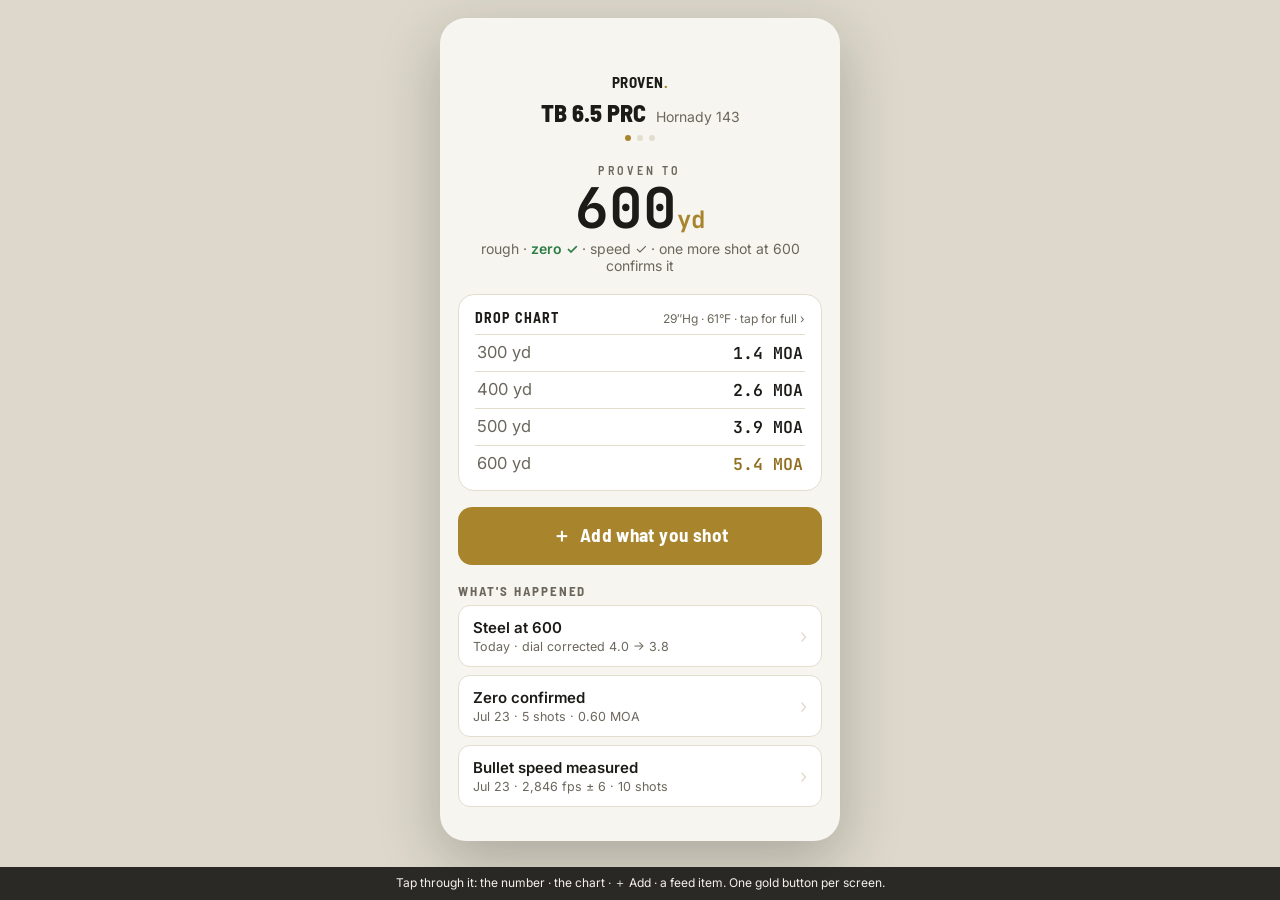
<file: docs/mockups/proven-v3-concept.html>
<!DOCTYPE html>
<html lang="en">
<head>
<meta charset="UTF-8">
<meta name="viewport" content="width=device-width, initial-scale=1.0, viewport-fit=cover">
<title>Proven v3 — one-screen concept</title>
<link href="https://fonts.googleapis.com/css2?family=Barlow+Semi+Condensed:wght@600;700;800&family=Inter:wght@400;500;600&family=JetBrains+Mono:wght@500;600;700&display=swap" rel="stylesheet">
<style>
:root{--paper:#F7F5EF;--card:#FFFFFF;--ink:#1C1B18;--soft:#6B675C;--gold:#A8842C;
--gold-deep:#8F6E1F;--rule:#E3DDCE;--green:#2E7D46;--red:#B3402A;}
*{box-sizing:border-box;margin:0;padding:0;-webkit-tap-highlight-color:transparent}
body{background:#DDD8CB;font-family:'Inter',sans-serif;color:var(--ink);display:flex;justify-content:center;padding:18px 0 40px}
.phone{width:min(400px,100vw);min-height:820px;background:var(--paper);position:relative;
  box-shadow:0 20px 60px rgba(28,27,24,.25);overflow:hidden;border-radius:26px}
.view{display:none;flex-direction:column;min-height:820px;padding:54px 18px 26px}
.view.on{display:flex}

/* type */
.brand{font-family:'Barlow Semi Condensed';font-weight:800;font-size:15px;letter-spacing:.03em;color:var(--soft)}
.brand b{color:var(--ink)} .brand i{color:var(--gold);font-style:normal}
h2{font-family:'Barlow Semi Condensed';font-weight:800;font-size:26px;line-height:1.15}
.mono{font-family:'JetBrains Mono',monospace}

/* the one gold button */
.gold{display:block;width:100%;min-height:58px;background:var(--gold);color:#fff;border:none;border-radius:14px;
  font-family:'Barlow Semi Condensed';font-weight:700;font-size:19px;letter-spacing:.02em;cursor:pointer;
  display:flex;align-items:center;justify-content:center;gap:8px}
.gold:active{background:var(--gold-deep)}
.link{background:none;border:none;color:var(--gold-deep);font-family:'Inter';font-weight:600;font-size:15px;
  text-decoration:underline;text-underline-offset:3px;cursor:pointer;padding:12px;display:inline-block}
.back{position:absolute;top:14px;left:10px;background:none;border:none;font-size:15px;font-weight:600;
  color:var(--soft);cursor:pointer;padding:10px}

/* ═ SCREEN 1: THE RIFLE ═ */
.rname{display:flex;align-items:baseline;justify-content:center;gap:10px;margin-top:6px}
.rname h1{font-family:'Barlow Semi Condensed';font-weight:800;font-size:24px}
.dots{display:flex;gap:6px;justify-content:center;margin-top:8px}
.dots i{width:6px;height:6px;border-radius:50%;background:var(--rule)} .dots i.on{background:var(--gold)}
.numberbox{text-align:center;margin:22px 0 6px;cursor:pointer}
.numberbox .lbl{font-family:'Barlow Semi Condensed';font-weight:600;font-size:12px;letter-spacing:.28em;color:var(--soft)}
.numberbox .num{font-family:'JetBrains Mono';font-weight:700;font-size:56px;line-height:1.05;margin:2px 0}
.numberbox .num em{font-style:normal;color:var(--gold);font-size:24px;vertical-align:baseline}
.numberbox .conf{font-size:14px;color:var(--soft)}
.numberbox .conf b{color:var(--green);font-weight:600}
.chart{background:var(--card);border:1px solid var(--rule);border-radius:16px;padding:14px 16px 8px;margin:14px 0 16px;cursor:pointer}
.chart .cttl{display:flex;justify-content:space-between;align-items:baseline;margin-bottom:8px}
.chart .cttl span{font-family:'Barlow Semi Condensed';font-weight:700;font-size:14px;letter-spacing:.08em}
.chart .cttl small{color:var(--soft);font-size:12px}
.crow{display:flex;justify-content:space-between;padding:7px 2px;border-top:1px solid var(--rule);font-size:16.5px}
.crow .d{color:var(--soft)} .crow .v{font-family:'JetBrains Mono';font-weight:600}
.crow.hot .v{color:var(--gold-deep)}
.feed{margin-top:18px}
.feed .fttl{font-family:'Barlow Semi Condensed';font-weight:700;font-size:13px;letter-spacing:.14em;color:var(--soft);margin-bottom:6px}
.fitem{background:var(--card);border:1px solid var(--rule);border-radius:12px;padding:12px 14px;margin-bottom:8px;
  display:flex;justify-content:space-between;align-items:center;cursor:pointer;font-size:15px}
.fitem b{font-weight:600} .fitem small{display:block;color:var(--soft);font-size:12.5px;margin-top:2px}
.fitem .chev{color:var(--rule);font-size:20px}

/* ═ ADD FLOW ═ */
.bigchoice{display:flex;flex-direction:column;gap:14px;margin-top:26px}
.bigchoice button{min-height:96px;background:var(--card);border:1.5px solid var(--rule);border-radius:18px;
  font-family:'Barlow Semi Condensed';font-weight:700;font-size:23px;cursor:pointer;color:var(--ink);
  display:flex;flex-direction:column;align-items:center;justify-content:center;gap:4px}
.bigchoice small{font-family:'Inter';font-weight:500;font-size:13px;color:var(--soft)}
.bigchoice button:active{border-color:var(--gold)}

/* steel entry */
.fieldlbl{font-family:'Barlow Semi Condensed';font-weight:700;font-size:14px;letter-spacing:.1em;color:var(--soft);margin:20px 0 8px}
.chips{display:flex;gap:8px;flex-wrap:wrap}
.chip{min-height:52px;min-width:74px;padding:0 14px;border:1.5px solid var(--rule);background:var(--card);border-radius:12px;
  font-family:'JetBrains Mono';font-weight:600;font-size:17px;cursor:pointer;color:var(--ink)}
.chip.on{border-color:var(--gold);background:#FBF6E9;color:var(--gold-deep)}
.stepper{display:flex;align-items:center;gap:0;background:var(--card);border:1.5px solid var(--rule);border-radius:14px;overflow:hidden}
.stepper button{width:64px;min-height:60px;border:none;background:none;font-size:30px;color:var(--gold-deep);cursor:pointer;font-weight:600}
.stepper .val{flex:1;text-align:center;font-family:'JetBrains Mono';font-weight:700;font-size:26px}
.stepper .val small{display:block;font-family:'Inter';font-weight:500;font-size:12px;color:var(--soft)}
.spacer{flex:1}

/* payoff */
.payoff{text-align:center;margin-top:40px}
.payoff .say{font-size:21px;line-height:1.5;margin:18px 0 6px}
.payoff .say b{font-family:'JetBrains Mono';font-weight:700}
.payoff .say .old{color:var(--soft);text-decoration:line-through}
.payoff .say .new{color:var(--green)}
.payoff .sub{color:var(--soft);font-size:15px;margin-bottom:30px}

/* why sheet */
.seg{background:var(--card);border:1px solid var(--rule);border-radius:12px;padding:14px;margin-bottom:9px;display:flex;justify-content:space-between;align-items:center}
.seg .l b{font-family:'Barlow Semi Condensed';font-weight:700;font-size:16px;display:block}
.seg .l small{color:var(--soft);font-size:13px}
.seg .st{font-family:'JetBrains Mono';font-weight:600;font-size:13px}
.seg .st.ok{color:var(--green)} .seg .st.no{color:var(--soft)}

/* record detail */
.kv{display:flex;justify-content:space-between;padding:11px 2px;border-bottom:1px solid var(--rule);font-size:16px}
.kv .k{color:var(--soft)} .kv .v{font-family:'JetBrains Mono';font-weight:600}
.danger{color:var(--red)}

.note{position:fixed;left:0;right:0;bottom:0;background:#1C1B18;color:#F7F5EF;text-align:center;
  font-size:12px;padding:8px;opacity:.92}
</style>
</head>
<body>
<div class="phone">

<!-- ═══════ 1. THE RIFLE (the only resting screen) ═══════ -->
<div class="view on" id="v-rifle">
  <div style="text-align:center"><span class="brand"><b>PROVEN</b><i>.</i></span></div>
  <div class="rname"><h1>TB 6.5 PRC</h1><span style="color:var(--soft);font-size:14px">Hornady 143</span></div>
  <div class="dots"><i class="on"></i><i></i><i></i></div>

  <div class="numberbox" onclick="go('v-why')">
    <div class="lbl">PROVEN TO</div>
    <div class="num">600<em>yd</em></div>
    <div class="conf">rough · <b>zero ✓</b> · speed ✓ · <span style="color:var(--soft)">one more shot at 600 confirms it</span></div>
  </div>

  <div class="chart" onclick="go('v-chart')">
    <div class="cttl"><span>DROP CHART</span><small>29″Hg · 61°F · tap for full ›</small></div>
    <div class="crow"><span class="d">300 yd</span><span class="v">1.4 MOA</span></div>
    <div class="crow"><span class="d">400 yd</span><span class="v">2.6 MOA</span></div>
    <div class="crow"><span class="d">500 yd</span><span class="v">3.9 MOA</span></div>
    <div class="crow hot"><span class="d">600 yd</span><span class="v">5.4 MOA</span></div>
  </div>

  <button class="gold" onclick="go('v-add')">＋ &nbsp;Add what you shot</button>

  <div class="feed">
    <div class="fttl">WHAT'S HAPPENED</div>
    <div class="fitem" onclick="go('v-record')"><span><b>Steel at 600</b><small>Today · dial corrected 4.0 → 3.8</small></span><span class="chev">›</span></div>
    <div class="fitem"><span><b>Zero confirmed</b><small>Jul 23 · 5 shots · 0.60 MOA</small></span><span class="chev">›</span></div>
    <div class="fitem"><span><b>Bullet speed measured</b><small>Jul 23 · 2,846 fps ± 6 · 10 shots</small></span><span class="chev">›</span></div>
  </div>
</div>

<!-- ═══════ 2. ADD: what did you shoot? ═══════ -->
<div class="view" id="v-add">
  <button class="back" onclick="go('v-rifle')">‹ TB 6.5 PRC</button>
  <h2 style="text-align:center;margin-top:26px">What did you shoot?</h2>
  <div class="bigchoice">
    <button onclick="go('v-paper')">Paper<small>photograph your target</small></button>
    <button onclick="go('v-steel')">Steel<small>tell me one hit at distance</small></button>
    <button onclick="go('v-chrono')">Chronograph<small>type the speed or import the file</small></button>
  </div>
</div>

<!-- ═══════ 3a. PAPER ═══════ -->
<div class="view" id="v-paper">
  <button class="back" onclick="go('v-add')">‹ Back</button>
  <h2 style="text-align:center;margin-top:24px">Photograph the target</h2>
  <div style="flex:1;background:#111;border-radius:18px;margin:18px 0;display:flex;align-items:center;justify-content:center;color:#777;font-size:15px">camera</div>
  <div style="text-align:center;color:var(--soft);font-size:13.5px;margin-bottom:10px">Suppressed · Lot 3120-A — same as last time · <button class="link" style="padding:2px">change</button></div>
  <button class="gold" onclick="go('v-rifle')">Use photo</button>
</div>

<!-- ═══════ 3b. STEEL: three things, one screen ═══════ -->
<div class="view" id="v-steel">
  <button class="back" onclick="go('v-add')">‹ Back</button>
  <h2 style="margin-top:22px">Steel</h2>
  <div class="fieldlbl">HOW FAR</div>
  <div class="chips"><button class="chip">400</button><button class="chip on">600</button><button class="chip">800</button><button class="chip">925</button><button class="chip">…</button></div>
  <div class="fieldlbl">I DIALED</div>
  <div class="stepper"><button>−</button><div class="val">4.0<small>MOA up</small></div><button>＋</button></div>
  <div class="fieldlbl">IT HIT</div>
  <div class="stepper"><button>−</button><div class="val">8″ high<small>tap − if it hit low</small></div><button>＋</button></div>
  <div style="text-align:center;margin-top:10px"><button class="link">add bullet speed</button> · <button class="link">advanced</button></div>
  <div class="spacer"></div>
  <button class="gold" onclick="go('v-payoff')">Done</button>
</div>

<!-- ═══════ 4. THE PAYOFF ═══════ -->
<div class="view" id="v-payoff">
  <div class="payoff">
    <div style="font-size:44px">✓</div>
    <div class="say">Got it. Your <b>600-yard</b> dial changes from <b class="old">4.0</b> to <b class="new">3.8</b>.</div>
    <div class="sub">Everything past ~400 just got more accurate.<br>One more shot at 600 makes it solid.</div>
  </div>
  <div class="spacer"></div>
  <button class="gold" onclick="go('v-rifle')">Keep it</button>
  <div style="text-align:center"><button class="link" onclick="go('v-rifle')">Undo</button></div>
</div>

<!-- ═══════ 3c. CHRONO ═══════ -->
<div class="view" id="v-chrono">
  <button class="back" onclick="go('v-add')">‹ Back</button>
  <h2 style="margin-top:22px">Bullet speed</h2>
  <div class="fieldlbl">AVERAGE SPEED</div>
  <div class="stepper"><button>−</button><div class="val">2846<small>feet per second</small></div><button>＋</button></div>
  <div class="fieldlbl">FROM ABOUT HOW MANY SHOTS?</div>
  <div class="chips"><button class="chip">1</button><button class="chip">5</button><button class="chip on">10</button><button class="chip">…</button></div>
  <div style="text-align:center;margin-top:12px"><button class="link">import a chronograph file instead</button></div>
  <div class="spacer"></div>
  <button class="gold" onclick="go('v-rifle')">Save</button>
</div>

<!-- ═══════ 5. WHY (tap the number) ═══════ -->
<div class="view" id="v-why">
  <button class="back" onclick="go('v-rifle')">‹ TB 6.5 PRC</button>
  <h2 style="margin-top:24px;margin-bottom:4px">Proven to 600 — rough</h2>
  <div style="color:var(--soft);font-size:14.5px;margin-bottom:16px">Here's what that's based on, and what would raise it.</div>
  <div class="seg"><span class="l"><b>Zero</b><small>5 shots at 100 · Jul 23</small></span><span class="st ok">CONFIRMED</span></div>
  <div class="seg"><span class="l"><b>Bullet speed</b><small>2,846 ± 6 · 10 shots · Jul 23</small></span><span class="st ok">MEASURED</span></div>
  <div class="seg"><span class="l"><b>Checked at distance</b><small>one hit at 600 — one more makes it solid</small></span><span class="st" style="color:var(--gold-deep)">ROUGH</span></div>
  <div class="seg"><span class="l"><b>Scope check</b><small>optional — for the last bit of precision</small></span><span class="st no">NOT DONE</span></div>
  <div class="spacer"></div>
  <button class="gold" onclick="go('v-add')">＋ &nbsp;Add what you shot</button>
</div>

<!-- ═══════ 6. FULL CHART (tap the chart) ═══════ -->
<div class="view" id="v-chart">
  <button class="back" onclick="go('v-rifle')">‹ TB 6.5 PRC</button>
  <h2 style="margin-top:24px">Drop chart</h2>
  <div style="color:var(--soft);font-size:13.5px;margin:2px 0 12px">Using your measured speed and today's conditions.</div>
  <div class="chart" style="cursor:default;margin-top:0">
    <div class="crow"><span class="d">200</span><span class="v">0.4</span></div>
    <div class="crow"><span class="d">300</span><span class="v">1.4</span></div>
    <div class="crow"><span class="d">400</span><span class="v">2.6</span></div>
    <div class="crow"><span class="d">500</span><span class="v">3.9</span></div>
    <div class="crow hot"><span class="d">600</span><span class="v">5.4</span></div>
    <div class="crow"><span class="d">700</span><span class="v">7.0</span></div>
    <div class="crow"><span class="d">800</span><span class="v">8.9</span></div>
    <div class="crow"><span class="d">925</span><span class="v">11.4</span></div>
  </div>
  <div style="background:var(--card);border:1px solid var(--rule);border-radius:12px;padding:13px 14px;font-size:14.5px">
    <b style="font-family:'Barlow Semi Condensed'">FOR YOUR RANGEFINDER</b><br>
    <span class="mono" style="font-size:16px">BC .344 G7 &nbsp;·&nbsp; speed 2,831</span><br>
    <small style="color:var(--soft)">enter these into your Revic/Sig — they include your corrections</small>
  </div>
  <div style="text-align:center;margin-top:8px"><button class="link">Print</button> · <button class="link">Share</button></div>
  <div class="spacer"></div>
</div>

<!-- ═══════ 7. A RECORD (tap a feed item) ═══════ -->
<div class="view" id="v-record">
  <button class="back" onclick="go('v-rifle')">‹ TB 6.5 PRC</button>
  <h2 style="margin-top:24px">Steel at 600</h2>
  <div style="color:var(--soft);font-size:13.5px;margin-bottom:14px">Today, 8:04 AM</div>
  <div class="kv"><span class="k">Distance</span><span class="v">600 yd</span></div>
  <div class="kv"><span class="k">Dialed</span><span class="v">4.0 MOA</span></div>
  <div class="kv"><span class="k">It hit</span><span class="v">8″ high</span></div>
  <div class="kv"><span class="k">Bullet speed</span><span class="v">2,851 fps</span></div>
  <div class="kv"><span class="k">Correction</span><span class="v" style="color:var(--green)">4.0 → 3.8 (kept)</span></div>
  <div style="text-align:center;margin-top:16px">
    <button class="link">Edit</button> · <button class="link danger">Delete</button>
  </div>
  <div class="spacer"></div>
</div>

</div>
<div class="note">Tap through it: the number · the chart · ＋ Add · a feed item. One gold button per screen.</div>
<script>
function go(id){document.querySelectorAll('.view').forEach(v=>v.classList.remove('on'));
document.getElementById(id).classList.add('on');window.scrollTo(0,0);}
</script>
</body>
</html>
</file>
<file: css/tokens.css>
/* ============================================================
   PROVEN · by Workhorse — DESIGN TOKENS (single source of truth)
   v3.0: transcribed from docs/mockups/proven-v3-concept.html (the
   "One Screen" rebuild) — supersedes the v2 proven-templates-v2.html
   palette per the same precedent (mockup defines tokens.css).
   Light = warm paper + ink, gold for brand/state moments.
   Dark  = graphite + brass (the instrument) — not mockup-specified
   (v3 mockup is light-only); values kept, same relationship, new v3
   component classes reference tokens exclusively so dark inherits.
   Theme switching: [data-theme] on <html>. Light is the default.
   Every color/size/space in the app comes from these variables —
   no hardcoded values anywhere else.
   ============================================================ */

:root, [data-theme="light"] {
    --surface-background: #F7F5EF;
    --surface-card: #FFFFFF;
    --text-primary: #1C1B18;
    --text-secondary: #6B675C;
    --text-onbrand: #FFFFFF;
    --border-default: #E3DDCE;
    --border-strong: #C9C0AA;
    /* brand: ink primary actions (from the wordmark), gold for the mark, rules, active accents */
    --brand-primary: #1C1B18;
    --brand-primary-press: #000000;
    --brand-gold: #A8842C;
    --brand-gold-strong: #8F6E1F;
    --brand-subtle: #FBF6E9;
    --status-ready: #2E7D46;
    --status-ready-subtle: #E3F0E4;
    --status-ready-on: #FFFFFF;
    --status-caution: #B26A00;
    --status-caution-subtle: #F6EBD9;
    --status-caution-on: #FFFFFF;
    --status-problem: #B3402A;
    --status-problem-subtle: #F8E2E2;
    --status-problem-on: #FFFFFF;
    --dial-track: #EEE8D8;
}

[data-theme="dark"] {
    --surface-background: #0D0F12;
    --surface-card: #171A1F;
    --text-primary: #EDEEF0;
    --text-secondary: #AAB1B9;
    --text-onbrand: #171105;
    --border-default: #272D35;
    --border-strong: #3B434D;
    /* brand: brass carries the instrument in dark */
    --brand-primary: #C9A24B;
    --brand-primary-press: #B8913A;
    --brand-gold: #C9A24B;
    --brand-gold-strong: #D9B564;
    --brand-subtle: #2A2415;
    --status-ready: #57B87A;
    --status-ready-subtle: #1C2B21;
    --status-ready-on: #0E1B12;
    --status-caution: #E0A63C;
    --status-caution-subtle: #2F2715;
    --status-caution-on: #201705;
    --status-problem: #E36A5C;
    --status-problem-subtle: #331D1A;
    --status-problem-on: #260C09;
    --dial-track: #262C34;
}

/* ── EXTENSIONS (not in the mockup block; same system) ──────
   App-level tokens the mockups don't need: overlay scrims,
   the single overlay shadow, and canvas marker conventions.
   These are the ONLY additions — everything else is verbatim. */
:root, [data-theme="light"] {
    /* gold legible on a brand-primary (ink) surface — the next-action payoff */
    --gold-on-brand: #E8D9A8;
    --overlay-scrim: rgba(22, 24, 27, 0.45);
    --shadow-overlay: 0 16px 48px rgba(22, 24, 27, 0.22);
    --canvas-pill: rgba(255, 255, 255, 0.88);
    /* select chevron (data URIs can't reference vars — hex lives HERE only) */
    --select-arrow: url("data:image/svg+xml;utf8,<svg xmlns='http://www.w3.org/2000/svg' width='16' height='16' viewBox='0 0 24 24' fill='none' stroke='%234A4E54' stroke-width='1.75' stroke-linecap='round' stroke-linejoin='round'><polyline points='6 9.5 12 15.5 18 9.5'/></svg>");
}
[data-theme="dark"] {
    /* dark brand-primary is brass — dark text carries; payoff matches */
    --gold-on-brand: #171105;
    --overlay-scrim: rgba(0, 0, 0, 0.6);
    --shadow-overlay: 0 16px 48px rgba(0, 0, 0, 0.5);
    --canvas-pill: rgba(13, 15, 18, 0.82);
    --select-arrow: url("data:image/svg+xml;utf8,<svg xmlns='http://www.w3.org/2000/svg' width='16' height='16' viewBox='0 0 24 24' fill='none' stroke='%23AAB1B9' stroke-width='1.75' stroke-linecap='round' stroke-linejoin='round'><polyline points='6 9.5 12 15.5 18 9.5'/></svg>");
}
:root {
    /* canvas marker conventions (existing app convention, kept) */
    --poa: #4D9FD6;
    --impact: #46B268;
    --calibration-color: var(--brand-gold);
}

:root {
    --font-ui: 'Inter', -apple-system, 'Segoe UI', Roboto, system-ui, sans-serif;
    --font-mono: 'JetBrains Mono', ui-monospace, 'Cascadia Mono', 'Segoe UI Mono', Consolas, monospace;
    /* v3.0: the condensed display face — headings, the number, buttons, section labels.
       Google Fonts CDN (pinned in index.html); offline/CDN-failure falls back to the
       system stack already listed here — no functional break, visual-only degrade. */
    --font-display: 'Barlow Semi Condensed', -apple-system, 'Segoe UI', Roboto, system-ui, sans-serif;
    --type-display: 800 34px/1.15 var(--font-display);
    --type-title: 800 26px/1.2 var(--font-display);
    --type-heading: 700 20px/1.3 var(--font-display);
    --type-body: 400 18px/1.45 var(--font-ui);
    --type-body-strong: 600 18px/1.45 var(--font-ui);
    --type-label: 600 15px/1.4 var(--font-ui);
    /* v3.0: the condensed, letter-spaced field label (HOW FAR / I DIALED) —
       kept distinct from --type-label so the hundreds of existing --type-label/
       t-micro uses across legacy screens (paperwork, the advanced logger)
       are untouched. Letter-spacing lives on the class, not this shorthand. */
    --type-fieldlabel: 700 14px/1.3 var(--font-display);
    --type-mono-big: 700 34px/1.1 var(--font-mono);
    --type-mono-hero: 700 56px/1.05 var(--font-mono);
    --space-xs: 4px;
    --space-sm: 8px;
    --space-md: 16px;
    --space-lg: 24px;
    --space-xl: 32px;
    --edge: 20px;
    --radius-sm: 8px;
    --radius-md: 12px;
    --radius-lg: 16px;
    --tap-min: 52px;
    --tap-primary: 58px;
    --row-min: 64px;
}
</file>
